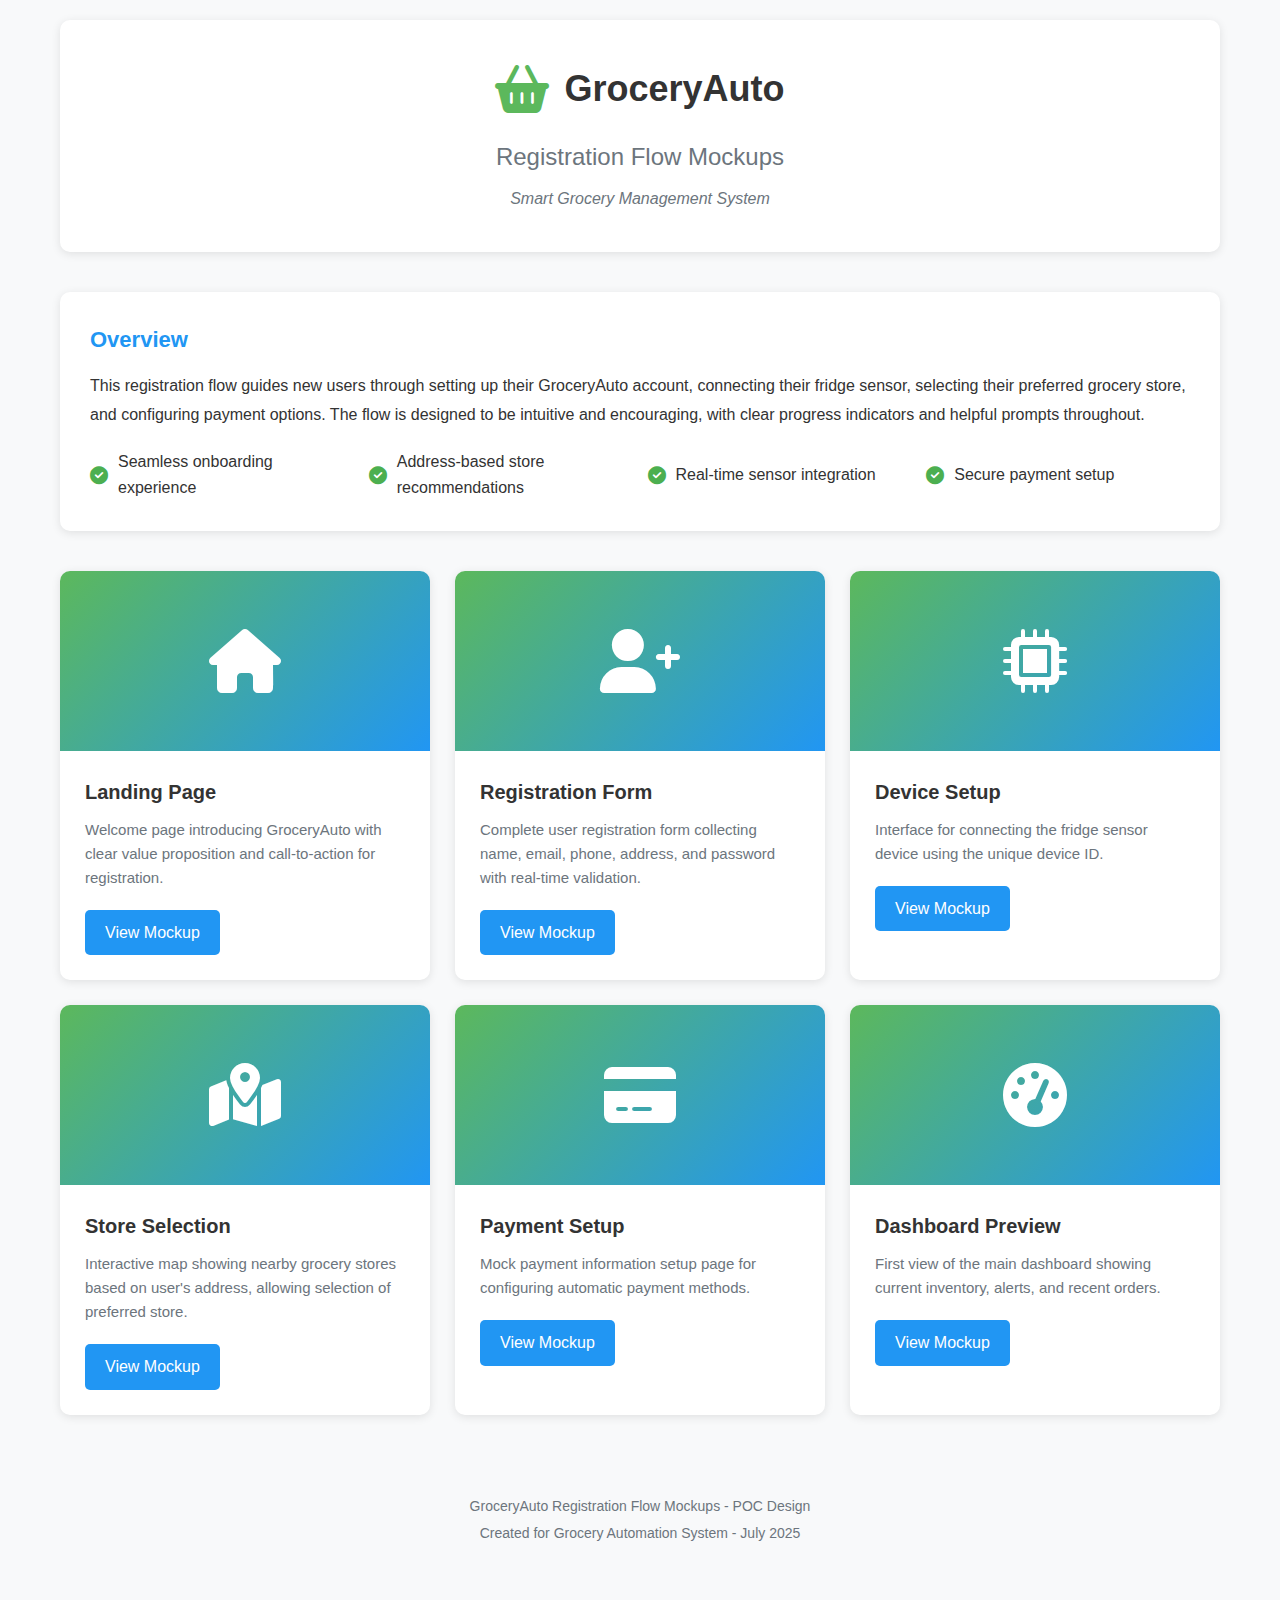
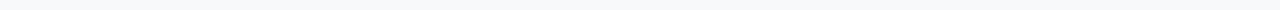
<file: mockups/registration-flow/index.html>
<!DOCTYPE html>
<html lang="en">
<head>
    <meta charset="UTF-8">
    <meta name="viewport" content="width=device-width, initial-scale=1.0">
    <title>GroceryAuto - Registration Flow Mockups</title>
    <link rel="stylesheet" href="https://cdnjs.cloudflare.com/ajax/libs/font-awesome/6.0.0-beta3/css/all.min.css">
    <link rel="stylesheet" href="styles.css">
</head>
<body>
    <div class="container">
        <header class="header-section">
            <div class="logo-container">
                <i class="fas fa-shopping-basket logo-icon"></i>
                <h1 class="logo-text">GroceryAuto</h1>
            </div>
            <h2 class="subtitle">Registration Flow Mockups</h2>
            <p class="tagline">Smart Grocery Management System</p>
        </header>
        
        <div class="description-box">
            <h3>Overview</h3>
            <p>This registration flow guides new users through setting up their GroceryAuto account, connecting their fridge sensor, selecting their preferred grocery store, and configuring payment options. The flow is designed to be intuitive and encouraging, with clear progress indicators and helpful prompts throughout.</p>
            <div class="feature-list">
                <div class="feature-item">
                    <i class="fas fa-check-circle"></i>
                    <span>Seamless onboarding experience</span>
                </div>
                <div class="feature-item">
                    <i class="fas fa-check-circle"></i>
                    <span>Address-based store recommendations</span>
                </div>
                <div class="feature-item">
                    <i class="fas fa-check-circle"></i>
                    <span>Real-time sensor integration</span>
                </div>
                <div class="feature-item">
                    <i class="fas fa-check-circle"></i>
                    <span>Secure payment setup</span>
                </div>
            </div>
        </div>
        
        <div class="mockup-grid">
            <div class="mockup-card">
                <div class="mockup-thumbnail">
                    <i class="fas fa-home"></i>
                </div>
                <div class="mockup-info">
                    <h3 class="mockup-title">Landing Page</h3>
                    <p class="mockup-description">Welcome page introducing GroceryAuto with clear value proposition and call-to-action for registration.</p>
                    <a href="1-landing.html" class="mockup-link">View Mockup</a>
                </div>
            </div>
            
            <div class="mockup-card">
                <div class="mockup-thumbnail">
                    <i class="fas fa-user-plus"></i>
                </div>
                <div class="mockup-info">
                    <h3 class="mockup-title">Registration Form</h3>
                    <p class="mockup-description">Complete user registration form collecting name, email, phone, address, and password with real-time validation.</p>
                    <a href="2-registration.html" class="mockup-link">View Mockup</a>
                </div>
            </div>
            
            <div class="mockup-card">
                <div class="mockup-thumbnail">
                    <i class="fas fa-microchip"></i>
                </div>
                <div class="mockup-info">
                    <h3 class="mockup-title">Device Setup</h3>
                    <p class="mockup-description">Interface for connecting the fridge sensor device using the unique device ID.</p>
                    <a href="3-device-setup.html" class="mockup-link">View Mockup</a>
                </div>
            </div>
            
            <div class="mockup-card">
                <div class="mockup-thumbnail">
                    <i class="fas fa-map-marked-alt"></i>
                </div>
                <div class="mockup-info">
                    <h3 class="mockup-title">Store Selection</h3>
                    <p class="mockup-description">Interactive map showing nearby grocery stores based on user's address, allowing selection of preferred store.</p>
                    <a href="4-store-selection.html" class="mockup-link">View Mockup</a>
                </div>
            </div>
            
            <div class="mockup-card">
                <div class="mockup-thumbnail">
                    <i class="fas fa-credit-card"></i>
                </div>
                <div class="mockup-info">
                    <h3 class="mockup-title">Payment Setup</h3>
                    <p class="mockup-description">Mock payment information setup page for configuring automatic payment methods.</p>
                    <a href="5-payment-setup.html" class="mockup-link">View Mockup</a>
                </div>
            </div>
            
            <div class="mockup-card">
                <div class="mockup-thumbnail">
                    <i class="fas fa-tachometer-alt"></i>
                </div>
                <div class="mockup-info">
                    <h3 class="mockup-title">Dashboard Preview</h3>
                    <p class="mockup-description">First view of the main dashboard showing current inventory, alerts, and recent orders.</p>
                    <a href="6-dashboard.html" class="mockup-link">View Mockup</a>
                </div>
            </div>
        </div>
        
        <footer>
            <p>GroceryAuto Registration Flow Mockups - POC Design</p>
            <p>Created for Grocery Automation System - July 2025</p>
        </footer>
    </div>
</body>
</html>
</file>
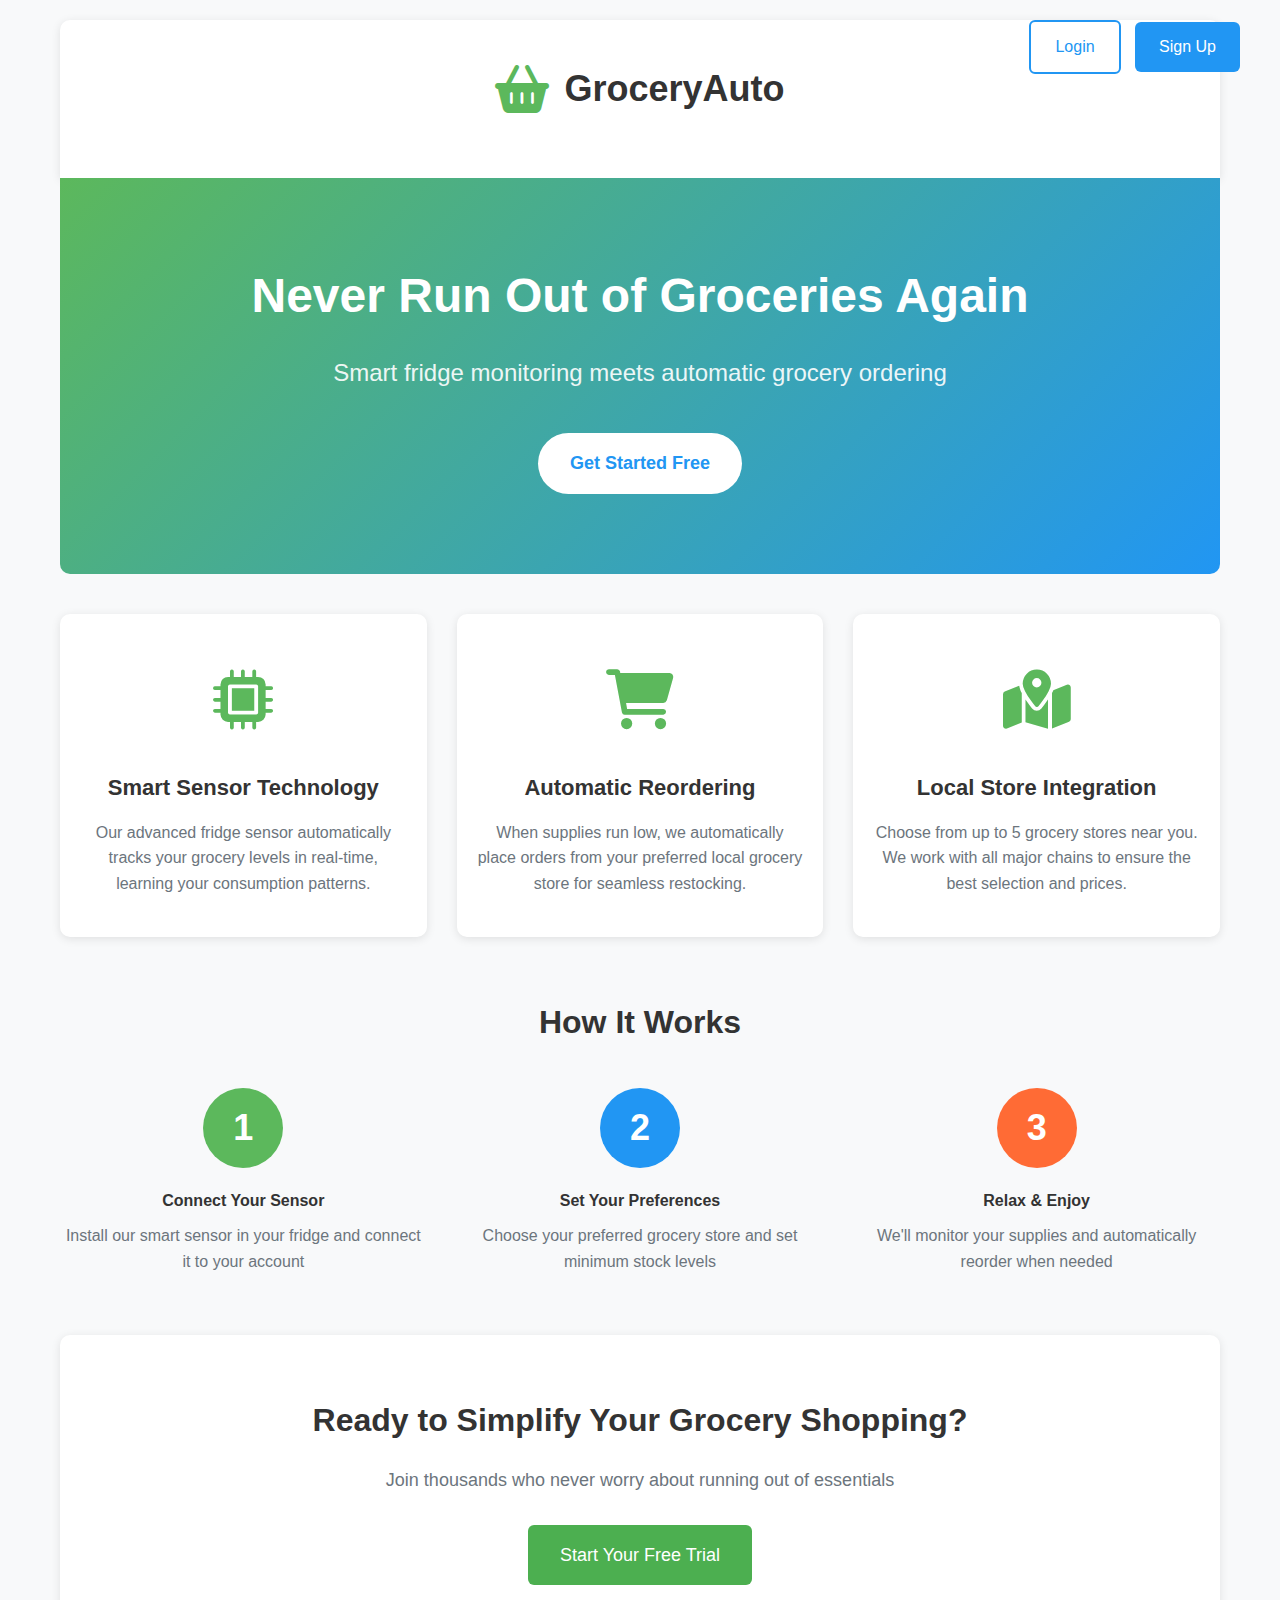
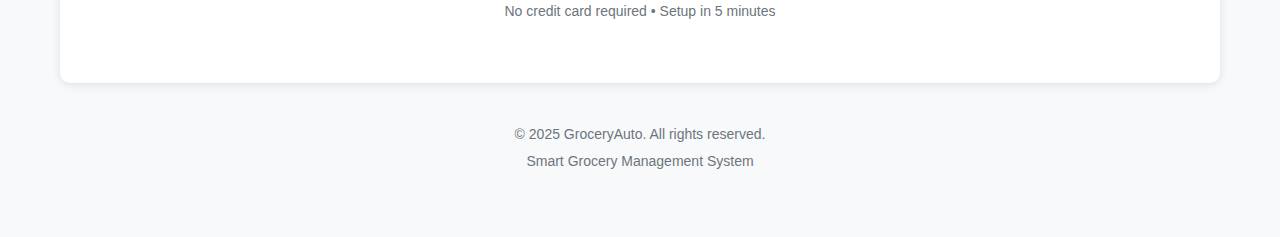
<file: mockups/registration-flow/1-landing.html>
<!DOCTYPE html>
<html lang="en">
<head>
    <meta charset="UTF-8">
    <meta name="viewport" content="width=device-width, initial-scale=1.0">
    <title>GroceryAuto - Smart Grocery Management</title>
    <link rel="stylesheet" href="https://cdnjs.cloudflare.com/ajax/libs/font-awesome/6.0.0-beta3/css/all.min.css">
    <link rel="stylesheet" href="styles.css">
</head>
<body>
    <div class="container">
        <!-- Navigation Header -->
        <header class="header-section" style="margin-bottom: 0; border-radius: 10px 10px 0 0;">
            <div class="logo-container">
                <i class="fas fa-shopping-basket logo-icon"></i>
                <h1 class="logo-text">GroceryAuto</h1>
            </div>
            <div style="position: absolute; top: 20px; right: 40px;">
                <a href="#" class="btn btn-secondary" style="margin-right: 10px;">Login</a>
                <a href="2-registration.html" class="btn btn-primary">Sign Up</a>
            </div>
        </header>
        
        <!-- Hero Section -->
        <section class="hero-section" style="margin-top: 0; border-radius: 0 0 10px 10px;">
            <h1 class="hero-title">Never Run Out of Groceries Again</h1>
            <p class="hero-subtitle">Smart fridge monitoring meets automatic grocery ordering</p>
            <a href="2-registration.html" class="hero-cta">Get Started Free</a>
        </section>
        
        <!-- Features Grid -->
        <section class="features-grid">
            <div class="feature-card">
                <div class="feature-icon">
                    <i class="fas fa-microchip"></i>
                </div>
                <h3 class="feature-title">Smart Sensor Technology</h3>
                <p class="feature-description">Our advanced fridge sensor automatically tracks your grocery levels in real-time, learning your consumption patterns.</p>
            </div>
            
            <div class="feature-card">
                <div class="feature-icon">
                    <i class="fas fa-shopping-cart"></i>
                </div>
                <h3 class="feature-title">Automatic Reordering</h3>
                <p class="feature-description">When supplies run low, we automatically place orders from your preferred local grocery store for seamless restocking.</p>
            </div>
            
            <div class="feature-card">
                <div class="feature-icon">
                    <i class="fas fa-map-marked-alt"></i>
                </div>
                <h3 class="feature-title">Local Store Integration</h3>
                <p class="feature-description">Choose from up to 5 grocery stores near you. We work with all major chains to ensure the best selection and prices.</p>
            </div>
        </section>
        
        <!-- How It Works Section -->
        <section style="margin-bottom: 60px;">
            <h2 style="text-align: center; margin-bottom: 40px; font-size: 32px;">How It Works</h2>
            <div class="features-grid">
                <div style="text-align: center;">
                    <div style="width: 80px; height: 80px; background-color: var(--primary-green); color: white; border-radius: 50%; display: flex; align-items: center; justify-content: center; margin: 0 auto 20px; font-size: 36px; font-weight: bold;">1</div>
                    <h4 style="margin-bottom: 10px;">Connect Your Sensor</h4>
                    <p style="color: var(--dark-gray);">Install our smart sensor in your fridge and connect it to your account</p>
                </div>
                
                <div style="text-align: center;">
                    <div style="width: 80px; height: 80px; background-color: var(--primary-blue); color: white; border-radius: 50%; display: flex; align-items: center; justify-content: center; margin: 0 auto 20px; font-size: 36px; font-weight: bold;">2</div>
                    <h4 style="margin-bottom: 10px;">Set Your Preferences</h4>
                    <p style="color: var(--dark-gray);">Choose your preferred grocery store and set minimum stock levels</p>
                </div>
                
                <div style="text-align: center;">
                    <div style="width: 80px; height: 80px; background-color: var(--accent-orange); color: white; border-radius: 50%; display: flex; align-items: center; justify-content: center; margin: 0 auto 20px; font-size: 36px; font-weight: bold;">3</div>
                    <h4 style="margin-bottom: 10px;">Relax & Enjoy</h4>
                    <p style="color: var(--dark-gray);">We'll monitor your supplies and automatically reorder when needed</p>
                </div>
            </div>
        </section>
        
        <!-- CTA Section -->
        <section style="background-color: var(--white); padding: 60px 40px; border-radius: 10px; text-align: center; box-shadow: 0 2px 10px var(--shadow);">
            <h2 style="margin-bottom: 20px; font-size: 32px;">Ready to Simplify Your Grocery Shopping?</h2>
            <p style="color: var(--dark-gray); margin-bottom: 30px; font-size: 18px;">Join thousands who never worry about running out of essentials</p>
            <a href="2-registration.html" class="btn btn-success" style="font-size: 18px; padding: 16px 32px;">Start Your Free Trial</a>
            <p style="margin-top: 15px; color: var(--dark-gray); font-size: 14px;">No credit card required • Setup in 5 minutes</p>
        </section>
        
        <footer>
            <p>&copy; 2025 GroceryAuto. All rights reserved.</p>
            <p>Smart Grocery Management System</p>
        </footer>
    </div>
</body>
</html>
</file>
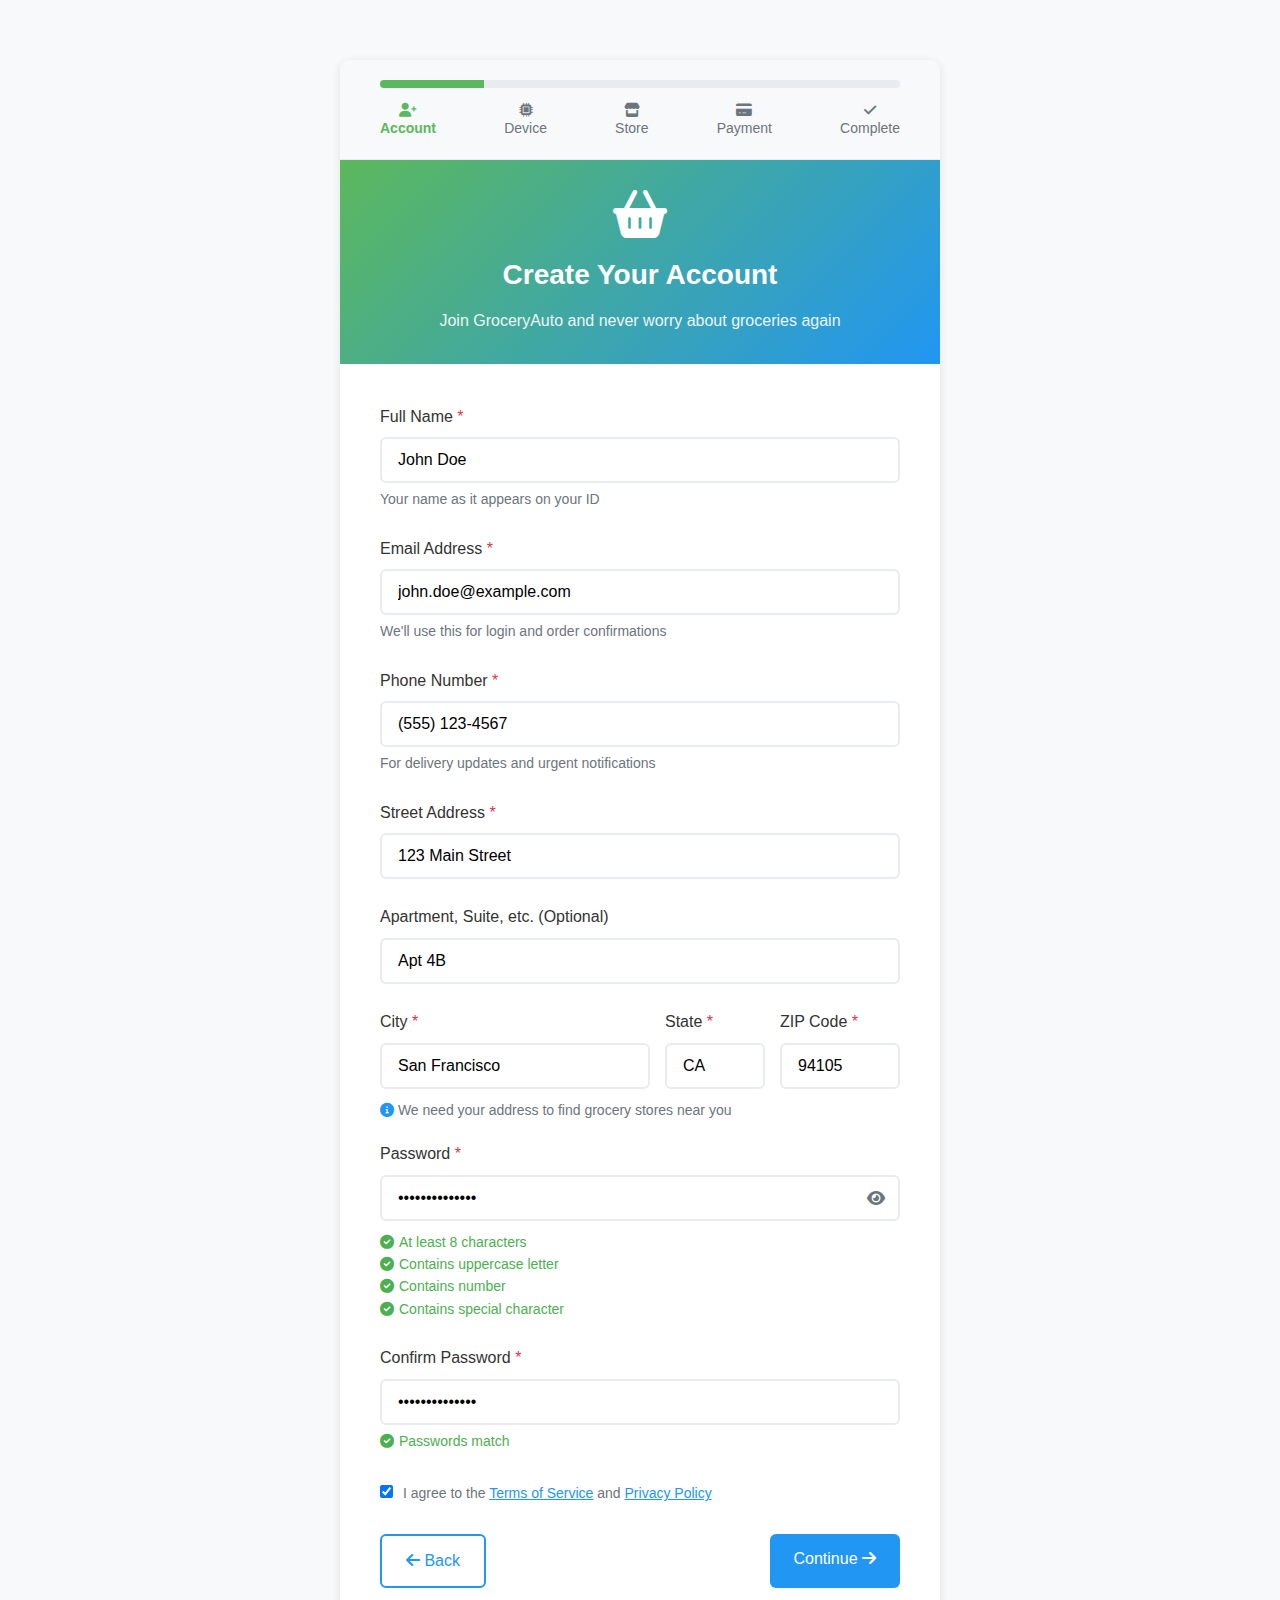
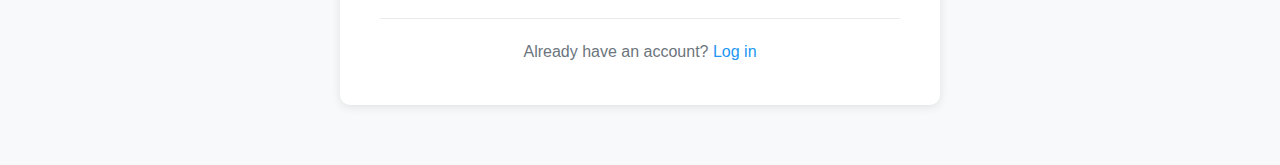
<file: mockups/registration-flow/2-registration.html>
<!DOCTYPE html>
<html lang="en">
<head>
    <meta charset="UTF-8">
    <meta name="viewport" content="width=device-width, initial-scale=1.0">
    <title>GroceryAuto - Create Your Account</title>
    <link rel="stylesheet" href="https://cdnjs.cloudflare.com/ajax/libs/font-awesome/6.0.0-beta3/css/all.min.css">
    <link rel="stylesheet" href="styles.css">
</head>
<body>
    <div class="container">
        <div class="main-card">
            <!-- Progress Bar -->
            <div class="progress-container">
                <div class="progress-bar">
                    <div class="progress-fill" style="width: 20%;"></div>
                </div>
                <div class="progress-steps">
                    <div class="progress-step active">
                        <i class="fas fa-user-plus"></i>
                        <span>Account</span>
                    </div>
                    <div class="progress-step">
                        <i class="fas fa-microchip"></i>
                        <span>Device</span>
                    </div>
                    <div class="progress-step">
                        <i class="fas fa-store"></i>
                        <span>Store</span>
                    </div>
                    <div class="progress-step">
                        <i class="fas fa-credit-card"></i>
                        <span>Payment</span>
                    </div>
                    <div class="progress-step">
                        <i class="fas fa-check"></i>
                        <span>Complete</span>
                    </div>
                </div>
            </div>
            
            <!-- Card Header -->
            <div class="card-header">
                <i class="fas fa-shopping-basket" style="font-size: 48px; margin-bottom: 15px;"></i>
                <h2 style="font-size: 28px; margin-bottom: 10px;">Create Your Account</h2>
                <p style="opacity: 0.9;">Join GroceryAuto and never worry about groceries again</p>
            </div>
            
            <!-- Card Body -->
            <div class="card-body">
                <form>
                    <!-- Name Field -->
                    <div class="form-group">
                        <label class="form-label">
                            Full Name <span class="required">*</span>
                        </label>
                        <input type="text" class="form-input" placeholder="John Doe" value="John Doe">
                        <div class="form-helper">Your name as it appears on your ID</div>
                    </div>
                    
                    <!-- Email Field -->
                    <div class="form-group">
                        <label class="form-label">
                            Email Address <span class="required">*</span>
                        </label>
                        <input type="email" class="form-input" placeholder="john.doe@example.com" value="john.doe@example.com">
                        <div class="form-helper">We'll use this for login and order confirmations</div>
                    </div>
                    
                    <!-- Phone Field -->
                    <div class="form-group">
                        <label class="form-label">
                            Phone Number <span class="required">*</span>
                        </label>
                        <input type="tel" class="form-input" placeholder="(555) 123-4567" value="(555) 123-4567">
                        <div class="form-helper">For delivery updates and urgent notifications</div>
                    </div>
                    
                    <!-- Address Fields -->
                    <div class="form-group">
                        <label class="form-label">
                            Street Address <span class="required">*</span>
                        </label>
                        <input type="text" class="form-input" placeholder="123 Main Street" value="123 Main Street">
                    </div>
                    
                    <div class="form-group">
                        <label class="form-label">
                            Apartment, Suite, etc. (Optional)
                        </label>
                        <input type="text" class="form-input" placeholder="Apt 4B" value="Apt 4B">
                    </div>
                    
                    <div class="input-group">
                        <div class="form-group">
                            <label class="form-label">
                                City <span class="required">*</span>
                            </label>
                            <input type="text" class="form-input" placeholder="San Francisco" value="San Francisco">
                        </div>
                        
                        <div class="form-group" style="max-width: 100px;">
                            <label class="form-label">
                                State <span class="required">*</span>
                            </label>
                            <input type="text" class="form-input" placeholder="CA" value="CA">
                        </div>
                        
                        <div class="form-group" style="max-width: 120px;">
                            <label class="form-label">
                                ZIP Code <span class="required">*</span>
                            </label>
                            <input type="text" class="form-input" placeholder="94105" value="94105">
                        </div>
                    </div>
                    
                    <div class="form-helper" style="margin-top: -15px; margin-bottom: 20px;">
                        <i class="fas fa-info-circle" style="color: var(--primary-blue);"></i>
                        We need your address to find grocery stores near you
                    </div>
                    
                    <!-- Password Fields -->
                    <div class="form-group">
                        <label class="form-label">
                            Password <span class="required">*</span>
                        </label>
                        <div style="position: relative;">
                            <input type="password" class="form-input" placeholder="Create a strong password" value="SecurePass123!">
                            <i class="fas fa-eye" style="position: absolute; right: 15px; top: 50%; transform: translateY(-50%); color: var(--dark-gray); cursor: pointer;"></i>
                        </div>
                        <div style="margin-top: 10px;">
                            <div style="display: flex; align-items: center; gap: 5px; color: var(--success-green); font-size: 14px;">
                                <i class="fas fa-check-circle"></i> At least 8 characters
                            </div>
                            <div style="display: flex; align-items: center; gap: 5px; color: var(--success-green); font-size: 14px;">
                                <i class="fas fa-check-circle"></i> Contains uppercase letter
                            </div>
                            <div style="display: flex; align-items: center; gap: 5px; color: var(--success-green); font-size: 14px;">
                                <i class="fas fa-check-circle"></i> Contains number
                            </div>
                            <div style="display: flex; align-items: center; gap: 5px; color: var(--success-green); font-size: 14px;">
                                <i class="fas fa-check-circle"></i> Contains special character
                            </div>
                        </div>
                    </div>
                    
                    <div class="form-group">
                        <label class="form-label">
                            Confirm Password <span class="required">*</span>
                        </label>
                        <input type="password" class="form-input" placeholder="Confirm your password" value="SecurePass123!">
                        <div style="display: flex; align-items: center; gap: 5px; color: var(--success-green); font-size: 14px; margin-top: 5px;">
                            <i class="fas fa-check-circle"></i> Passwords match
                        </div>
                    </div>
                    
                    <!-- Terms and Conditions -->
                    <div style="margin: 30px 0;">
                        <label style="display: flex; align-items: flex-start; gap: 10px; cursor: pointer;">
                            <input type="checkbox" checked style="margin-top: 3px;">
                            <span style="font-size: 14px; color: var(--dark-gray);">
                                I agree to the <a href="#" style="color: var(--primary-blue);">Terms of Service</a> and 
                                <a href="#" style="color: var(--primary-blue);">Privacy Policy</a>
                            </span>
                        </label>
                    </div>
                    
                    <!-- Buttons -->
                    <div class="btn-group btn-group-space">
                        <a href="1-landing.html" class="btn btn-secondary">
                            <i class="fas fa-arrow-left"></i> Back
                        </a>
                        <a href="3-device-setup.html" class="btn btn-primary">
                            Continue <i class="fas fa-arrow-right"></i>
                        </a>
                    </div>
                </form>
                
                <!-- Already have account -->
                <div style="text-align: center; margin-top: 30px; padding-top: 20px; border-top: 1px solid var(--medium-gray);">
                    <p style="color: var(--dark-gray);">
                        Already have an account? <a href="#" style="color: var(--primary-blue); text-decoration: none; font-weight: 500;">Log in</a>
                    </p>
                </div>
            </div>
        </div>
    </div>
</body>
</html>
</file>
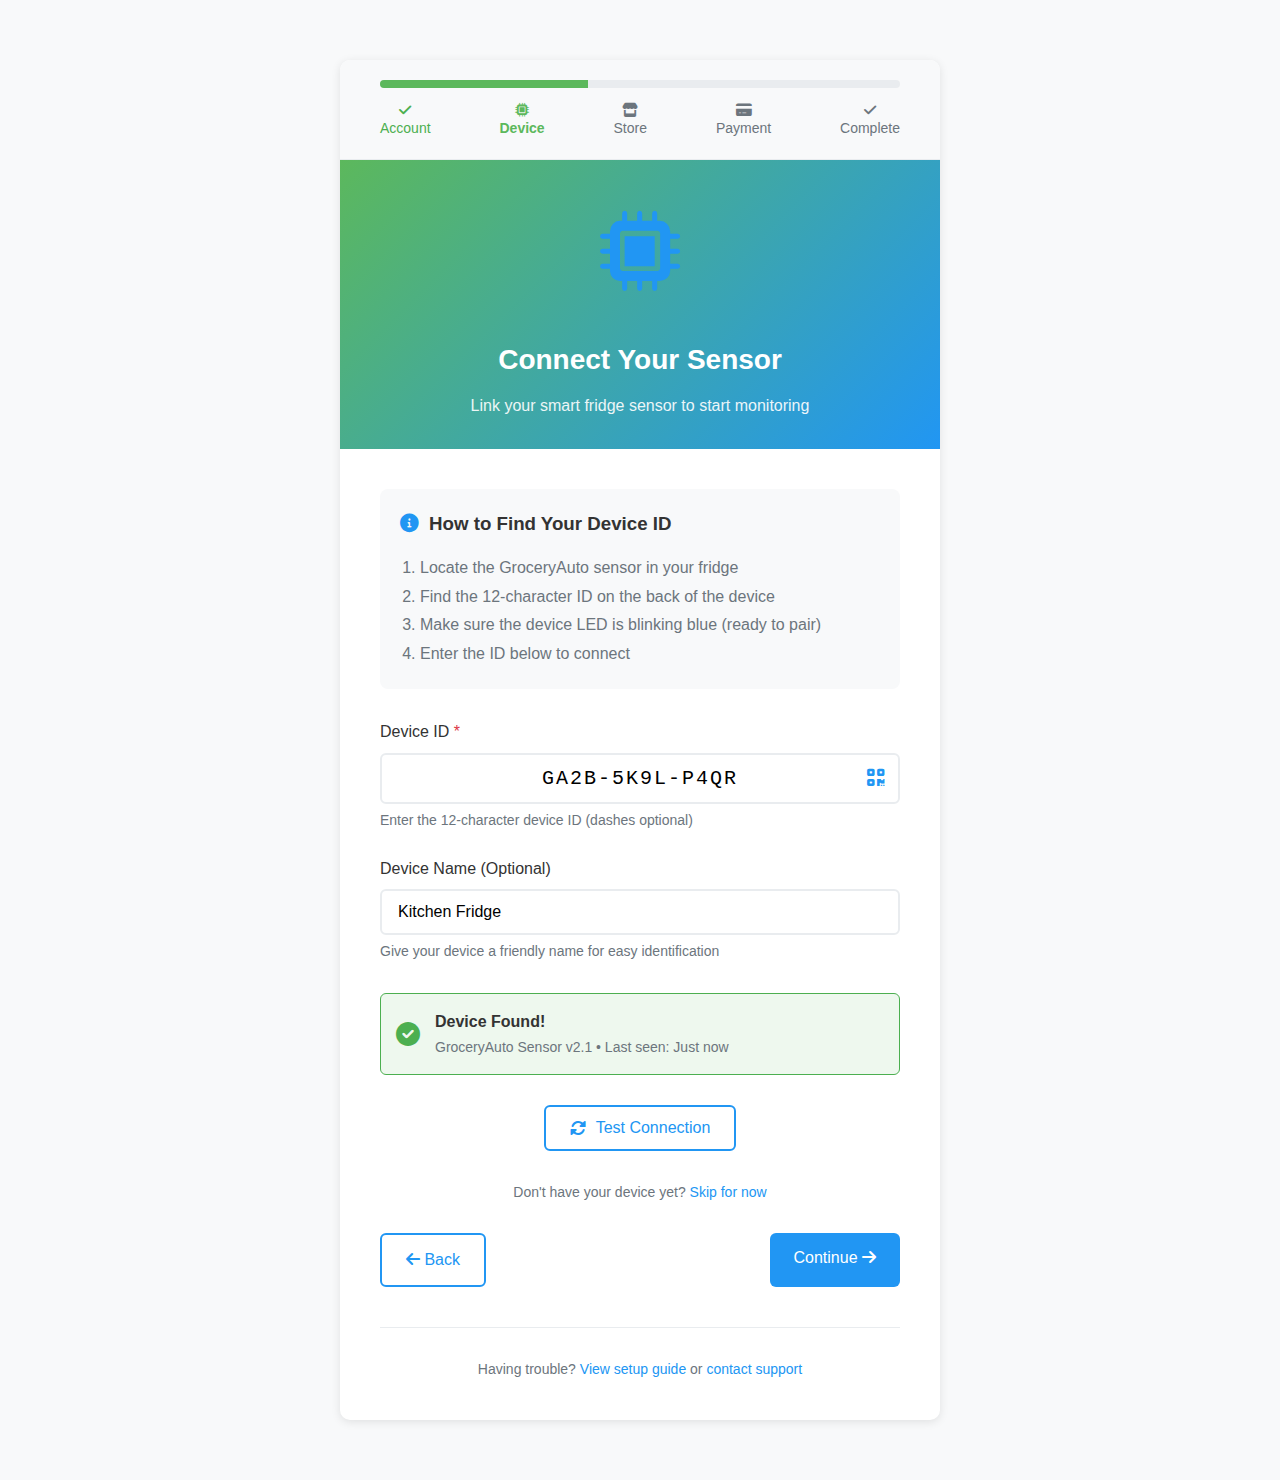
<file: mockups/registration-flow/3-device-setup.html>
<!DOCTYPE html>
<html lang="en">
<head>
    <meta charset="UTF-8">
    <meta name="viewport" content="width=device-width, initial-scale=1.0">
    <title>GroceryAuto - Connect Your Device</title>
    <link rel="stylesheet" href="https://cdnjs.cloudflare.com/ajax/libs/font-awesome/6.0.0-beta3/css/all.min.css">
    <link rel="stylesheet" href="styles.css">
</head>
<body>
    <div class="container">
        <div class="main-card">
            <!-- Progress Bar -->
            <div class="progress-container">
                <div class="progress-bar">
                    <div class="progress-fill" style="width: 40%;"></div>
                </div>
                <div class="progress-steps">
                    <div class="progress-step completed">
                        <i class="fas fa-check"></i>
                        <span>Account</span>
                    </div>
                    <div class="progress-step active">
                        <i class="fas fa-microchip"></i>
                        <span>Device</span>
                    </div>
                    <div class="progress-step">
                        <i class="fas fa-store"></i>
                        <span>Store</span>
                    </div>
                    <div class="progress-step">
                        <i class="fas fa-credit-card"></i>
                        <span>Payment</span>
                    </div>
                    <div class="progress-step">
                        <i class="fas fa-check"></i>
                        <span>Complete</span>
                    </div>
                </div>
            </div>
            
            <!-- Card Header -->
            <div class="card-header">
                <div class="device-icon">
                    <i class="fas fa-microchip"></i>
                </div>
                <h2 style="font-size: 28px; margin-bottom: 10px;">Connect Your Sensor</h2>
                <p style="opacity: 0.9;">Link your smart fridge sensor to start monitoring</p>
            </div>
            
            <!-- Card Body -->
            <div class="card-body">
                <!-- Device Instructions -->
                <div style="background-color: var(--light-gray); border-radius: 8px; padding: 20px; margin-bottom: 30px;">
                    <h3 style="margin-bottom: 15px; display: flex; align-items: center; gap: 10px;">
                        <i class="fas fa-info-circle" style="color: var(--primary-blue);"></i>
                        How to Find Your Device ID
                    </h3>
                    <ol style="margin-left: 20px; color: var(--dark-gray); line-height: 1.8;">
                        <li>Locate the GroceryAuto sensor in your fridge</li>
                        <li>Find the 12-character ID on the back of the device</li>
                        <li>Make sure the device LED is blinking blue (ready to pair)</li>
                        <li>Enter the ID below to connect</li>
                    </ol>
                </div>
                
                <!-- Device ID Input -->
                <form>
                    <div class="form-group">
                        <label class="form-label">
                            Device ID <span class="required">*</span>
                        </label>
                        <div class="device-input-wrapper">
                            <input type="text" 
                                   class="form-input device-input" 
                                   placeholder="XXXX-XXXX-XXXX" 
                                   maxlength="14"
                                   value="GA2B-5K9L-P4QR">
                            <i class="fas fa-qrcode scan-icon" title="Scan QR Code"></i>
                        </div>
                        <div class="form-helper">Enter the 12-character device ID (dashes optional)</div>
                    </div>
                    
                    <!-- Device Name (Optional) -->
                    <div class="form-group">
                        <label class="form-label">
                            Device Name (Optional)
                        </label>
                        <input type="text" 
                               class="form-input" 
                               placeholder="e.g., Kitchen Fridge"
                               value="Kitchen Fridge">
                        <div class="form-helper">Give your device a friendly name for easy identification</div>
                    </div>
                    
                    <!-- Connection Status -->
                    <div style="background-color: rgba(92, 184, 92, 0.1); border: 1px solid var(--success-green); border-radius: 6px; padding: 15px; margin: 30px 0; display: flex; align-items: center; gap: 15px;">
                        <i class="fas fa-check-circle" style="color: var(--success-green); font-size: 24px;"></i>
                        <div>
                            <div style="font-weight: 600; color: var(--text-color);">Device Found!</div>
                            <div style="font-size: 14px; color: var(--dark-gray); margin-top: 2px;">GroceryAuto Sensor v2.1 • Last seen: Just now</div>
                        </div>
                    </div>
                    
                    <!-- Test Connection Button -->
                    <div style="text-align: center; margin: 30px 0;">
                        <button type="button" class="btn btn-secondary" style="display: inline-flex; align-items: center; gap: 10px;">
                            <i class="fas fa-sync-alt"></i>
                            Test Connection
                        </button>
                    </div>
                    
                    <!-- Skip Option -->
                    <div style="text-align: center; margin-bottom: 30px;">
                        <p style="color: var(--dark-gray); font-size: 14px;">
                            Don't have your device yet? 
                            <a href="4-store-selection.html" style="color: var(--primary-blue); text-decoration: none;">Skip for now</a>
                        </p>
                    </div>
                    
                    <!-- Buttons -->
                    <div class="btn-group btn-group-space">
                        <a href="2-registration.html" class="btn btn-secondary">
                            <i class="fas fa-arrow-left"></i> Back
                        </a>
                        <a href="4-store-selection.html" class="btn btn-primary">
                            Continue <i class="fas fa-arrow-right"></i>
                        </a>
                    </div>
                </form>
                
                <!-- Help Section -->
                <div style="margin-top: 40px; padding-top: 30px; border-top: 1px solid var(--medium-gray); text-align: center;">
                    <p style="color: var(--dark-gray); font-size: 14px;">
                        Having trouble? 
                        <a href="#" style="color: var(--primary-blue); text-decoration: none;">View setup guide</a> or 
                        <a href="#" style="color: var(--primary-blue); text-decoration: none;">contact support</a>
                    </p>
                </div>
            </div>
        </div>
    </div>
</body>
</html>
</file>
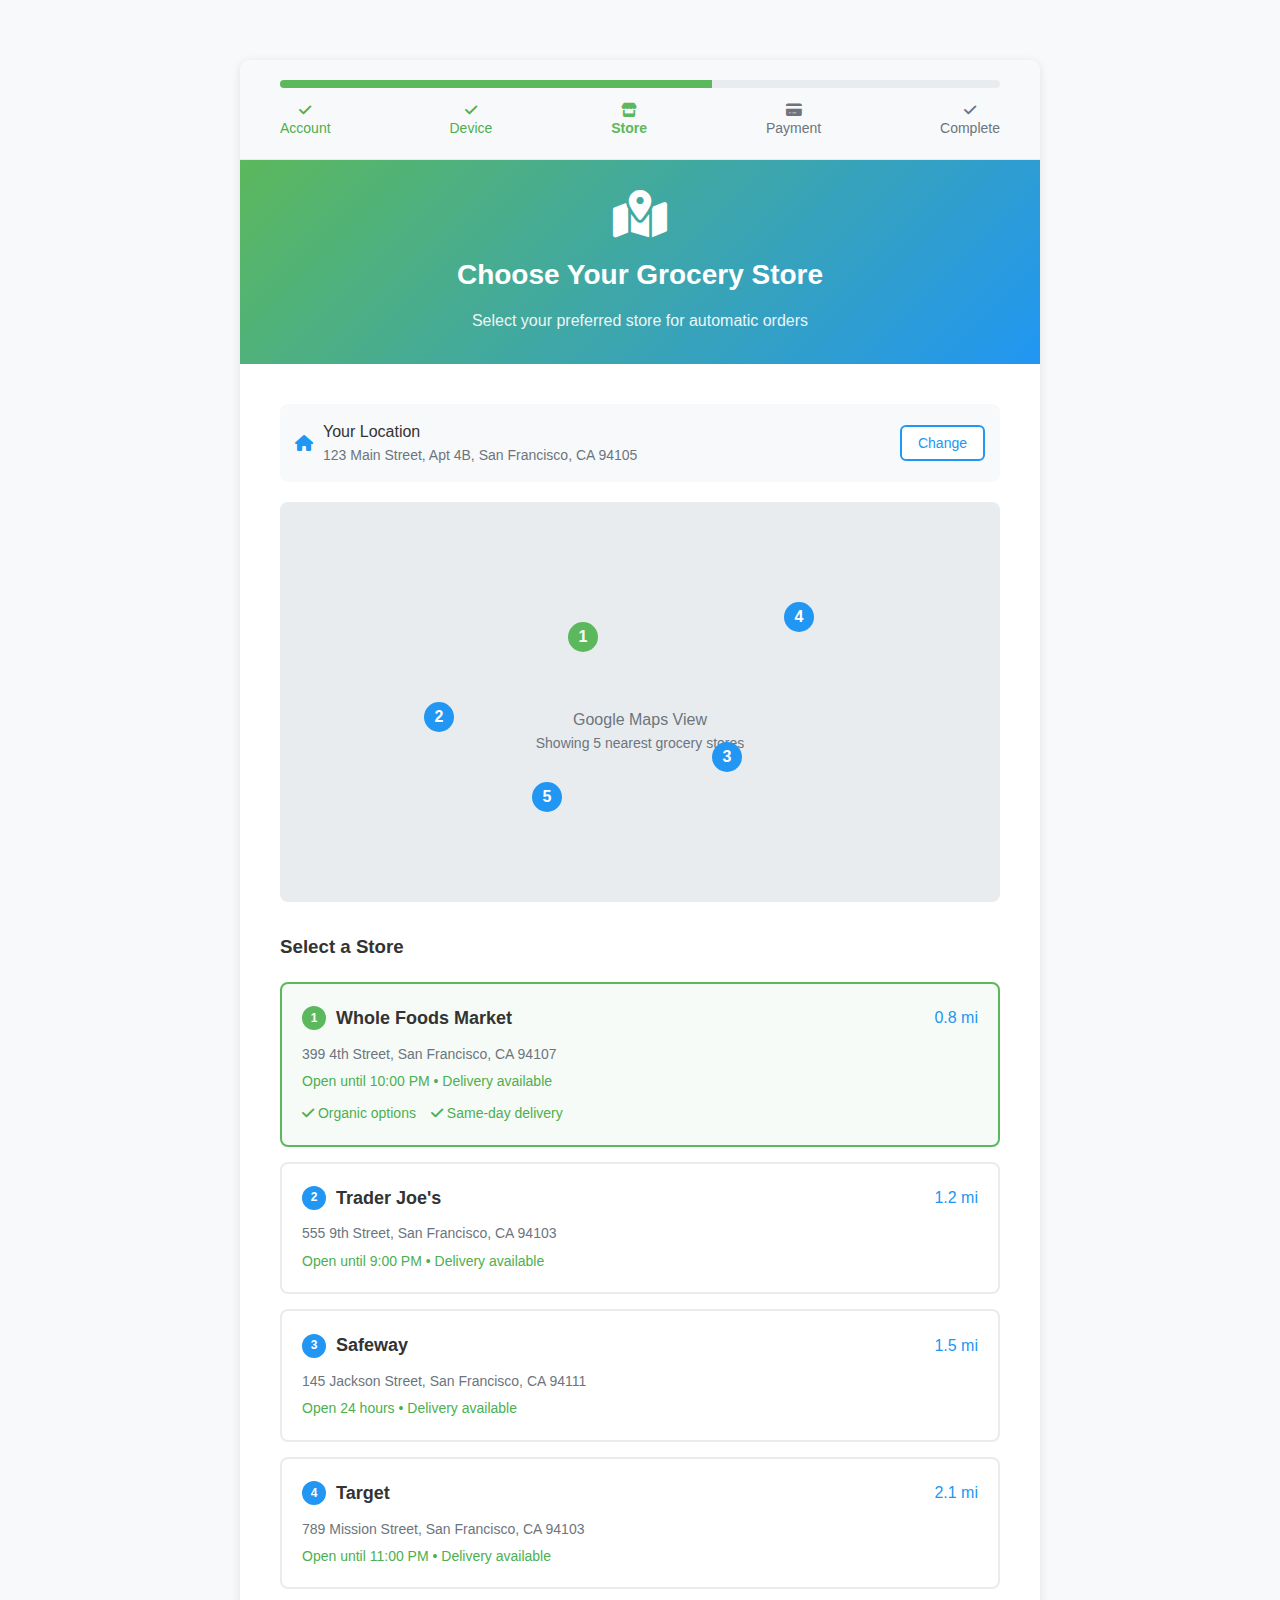
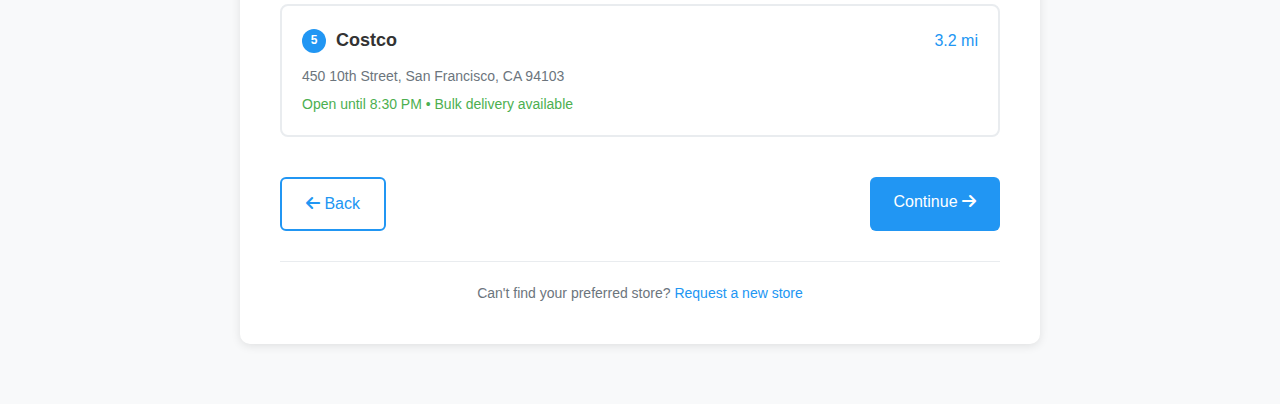
<file: mockups/registration-flow/4-store-selection.html>
<!DOCTYPE html>
<html lang="en">
<head>
    <meta charset="UTF-8">
    <meta name="viewport" content="width=device-width, initial-scale=1.0">
    <title>GroceryAuto - Select Your Store</title>
    <link rel="stylesheet" href="https://cdnjs.cloudflare.com/ajax/libs/font-awesome/6.0.0-beta3/css/all.min.css">
    <link rel="stylesheet" href="styles.css">
</head>
<body>
    <div class="container">
        <div class="main-card" style="max-width: 800px;">
            <!-- Progress Bar -->
            <div class="progress-container">
                <div class="progress-bar">
                    <div class="progress-fill" style="width: 60%;"></div>
                </div>
                <div class="progress-steps">
                    <div class="progress-step completed">
                        <i class="fas fa-check"></i>
                        <span>Account</span>
                    </div>
                    <div class="progress-step completed">
                        <i class="fas fa-check"></i>
                        <span>Device</span>
                    </div>
                    <div class="progress-step active">
                        <i class="fas fa-store"></i>
                        <span>Store</span>
                    </div>
                    <div class="progress-step">
                        <i class="fas fa-credit-card"></i>
                        <span>Payment</span>
                    </div>
                    <div class="progress-step">
                        <i class="fas fa-check"></i>
                        <span>Complete</span>
                    </div>
                </div>
            </div>
            
            <!-- Card Header -->
            <div class="card-header">
                <i class="fas fa-map-marked-alt" style="font-size: 48px; margin-bottom: 15px;"></i>
                <h2 style="font-size: 28px; margin-bottom: 10px;">Choose Your Grocery Store</h2>
                <p style="opacity: 0.9;">Select your preferred store for automatic orders</p>
            </div>
            
            <!-- Card Body -->
            <div class="card-body">
                <!-- User Address Display -->
                <div style="background-color: var(--light-gray); border-radius: 8px; padding: 15px; margin-bottom: 20px; display: flex; align-items: center; justify-content: space-between;">
                    <div style="display: flex; align-items: center; gap: 10px;">
                        <i class="fas fa-home" style="color: var(--primary-blue);"></i>
                        <div>
                            <div style="font-weight: 500;">Your Location</div>
                            <div style="font-size: 14px; color: var(--dark-gray);">123 Main Street, Apt 4B, San Francisco, CA 94105</div>
                        </div>
                    </div>
                    <button class="btn btn-secondary" style="padding: 8px 16px; font-size: 14px;">Change</button>
                </div>
                
                <!-- Map Container -->
                <div class="map-container">
                    <div class="map-placeholder">
                        <i class="fas fa-map" style="font-size: 48px; color: var(--medium-gray); margin-bottom: 10px;"></i>
                        <p>Google Maps View</p>
                        <p style="font-size: 14px;">Showing 5 nearest grocery stores</p>
                    </div>
                    <!-- Map markers would be positioned absolutely -->
                    <div style="position: absolute; top: 30%; left: 40%; background: var(--primary-green); color: white; width: 30px; height: 30px; border-radius: 50%; display: flex; align-items: center; justify-content: center; font-weight: bold;">1</div>
                    <div style="position: absolute; top: 50%; left: 20%; background: var(--primary-blue); color: white; width: 30px; height: 30px; border-radius: 50%; display: flex; align-items: center; justify-content: center; font-weight: bold;">2</div>
                    <div style="position: absolute; top: 60%; left: 60%; background: var(--primary-blue); color: white; width: 30px; height: 30px; border-radius: 50%; display: flex; align-items: center; justify-content: center; font-weight: bold;">3</div>
                    <div style="position: absolute; top: 25%; left: 70%; background: var(--primary-blue); color: white; width: 30px; height: 30px; border-radius: 50%; display: flex; align-items: center; justify-content: center; font-weight: bold;">4</div>
                    <div style="position: absolute; top: 70%; left: 35%; background: var(--primary-blue); color: white; width: 30px; height: 30px; border-radius: 50%; display: flex; align-items: center; justify-content: center; font-weight: bold;">5</div>
                </div>
                
                <!-- Store List -->
                <h3 style="margin-top: 30px; margin-bottom: 20px;">Select a Store</h3>
                <div class="store-list">
                    <!-- Store 1 - Selected -->
                    <div class="store-card selected">
                        <div class="store-header">
                            <div>
                                <div style="display: flex; align-items: center; gap: 10px;">
                                    <div style="background: var(--primary-green); color: white; width: 24px; height: 24px; border-radius: 50%; display: flex; align-items: center; justify-content: center; font-size: 12px; font-weight: bold;">1</div>
                                    <h4 class="store-name">Whole Foods Market</h4>
                                </div>
                            </div>
                            <span class="store-distance">0.8 mi</span>
                        </div>
                        <p class="store-address">399 4th Street, San Francisco, CA 94107</p>
                        <p class="store-hours">Open until 10:00 PM • Delivery available</p>
                        <div style="display: flex; align-items: center; gap: 15px; margin-top: 10px; font-size: 14px;">
                            <span style="color: var(--success-green);"><i class="fas fa-check"></i> Organic options</span>
                            <span style="color: var(--success-green);"><i class="fas fa-check"></i> Same-day delivery</span>
                        </div>
                    </div>
                    
                    <!-- Store 2 -->
                    <div class="store-card">
                        <div class="store-header">
                            <div>
                                <div style="display: flex; align-items: center; gap: 10px;">
                                    <div style="background: var(--primary-blue); color: white; width: 24px; height: 24px; border-radius: 50%; display: flex; align-items: center; justify-content: center; font-size: 12px; font-weight: bold;">2</div>
                                    <h4 class="store-name">Trader Joe's</h4>
                                </div>
                            </div>
                            <span class="store-distance">1.2 mi</span>
                        </div>
                        <p class="store-address">555 9th Street, San Francisco, CA 94103</p>
                        <p class="store-hours">Open until 9:00 PM • Delivery available</p>
                    </div>
                    
                    <!-- Store 3 -->
                    <div class="store-card">
                        <div class="store-header">
                            <div>
                                <div style="display: flex; align-items: center; gap: 10px;">
                                    <div style="background: var(--primary-blue); color: white; width: 24px; height: 24px; border-radius: 50%; display: flex; align-items: center; justify-content: center; font-size: 12px; font-weight: bold;">3</div>
                                    <h4 class="store-name">Safeway</h4>
                                </div>
                            </div>
                            <span class="store-distance">1.5 mi</span>
                        </div>
                        <p class="store-address">145 Jackson Street, San Francisco, CA 94111</p>
                        <p class="store-hours">Open 24 hours • Delivery available</p>
                    </div>
                    
                    <!-- Store 4 -->
                    <div class="store-card">
                        <div class="store-header">
                            <div>
                                <div style="display: flex; align-items: center; gap: 10px;">
                                    <div style="background: var(--primary-blue); color: white; width: 24px; height: 24px; border-radius: 50%; display: flex; align-items: center; justify-content: center; font-size: 12px; font-weight: bold;">4</div>
                                    <h4 class="store-name">Target</h4>
                                </div>
                            </div>
                            <span class="store-distance">2.1 mi</span>
                        </div>
                        <p class="store-address">789 Mission Street, San Francisco, CA 94103</p>
                        <p class="store-hours">Open until 11:00 PM • Delivery available</p>
                    </div>
                    
                    <!-- Store 5 -->
                    <div class="store-card">
                        <div class="store-header">
                            <div>
                                <div style="display: flex; align-items: center; gap: 10px;">
                                    <div style="background: var(--primary-blue); color: white; width: 24px; height: 24px; border-radius: 50%; display: flex; align-items: center; justify-content: center; font-size: 12px; font-weight: bold;">5</div>
                                    <h4 class="store-name">Costco</h4>
                                </div>
                            </div>
                            <span class="store-distance">3.2 mi</span>
                        </div>
                        <p class="store-address">450 10th Street, San Francisco, CA 94103</p>
                        <p class="store-hours">Open until 8:30 PM • Bulk delivery available</p>
                    </div>
                </div>
                
                <!-- Buttons -->
                <div class="btn-group btn-group-space" style="margin-top: 40px;">
                    <a href="3-device-setup.html" class="btn btn-secondary">
                        <i class="fas fa-arrow-left"></i> Back
                    </a>
                    <a href="5-payment-setup.html" class="btn btn-primary">
                        Continue <i class="fas fa-arrow-right"></i>
                    </a>
                </div>
                
                <!-- Additional Info -->
                <div style="text-align: center; margin-top: 30px; padding-top: 20px; border-top: 1px solid var(--medium-gray);">
                    <p style="color: var(--dark-gray); font-size: 14px;">
                        Can't find your preferred store? 
                        <a href="#" style="color: var(--primary-blue); text-decoration: none;">Request a new store</a>
                    </p>
                </div>
            </div>
        </div>
    </div>
</body>
</html>
</file>
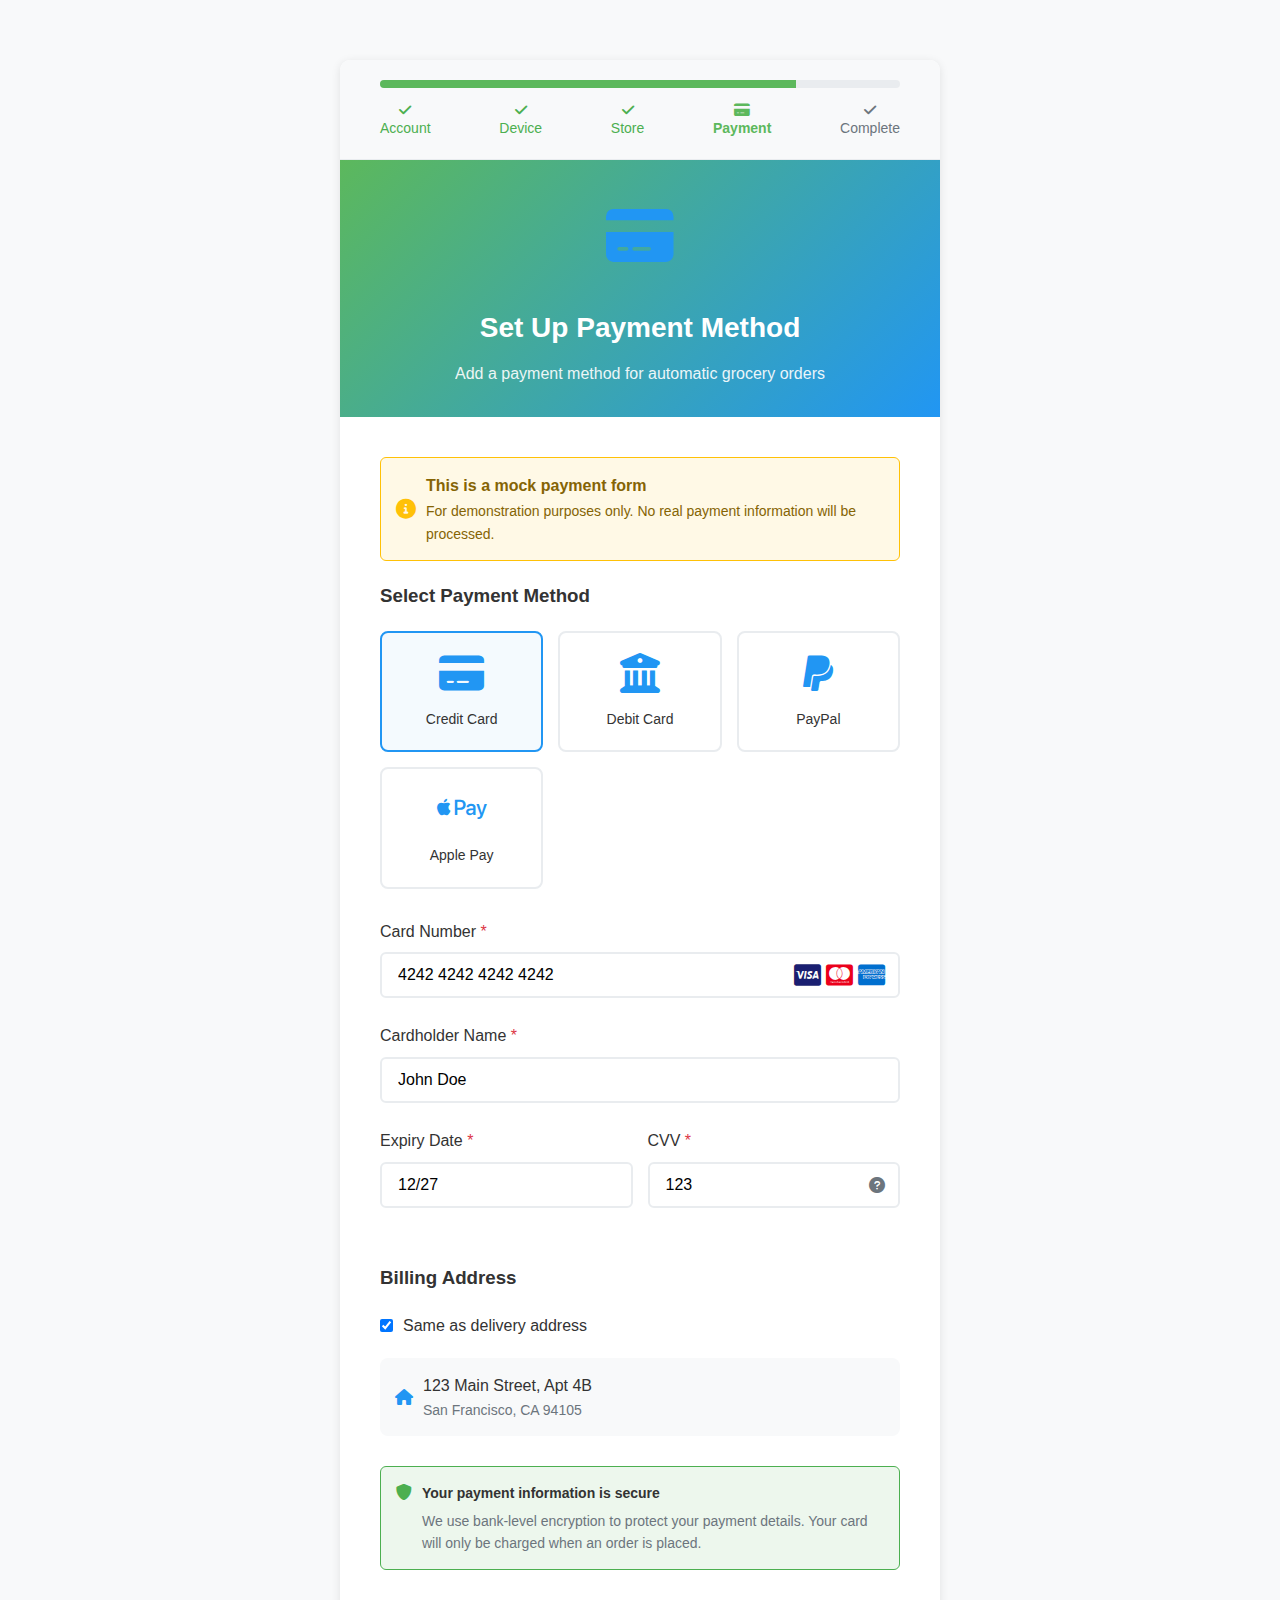
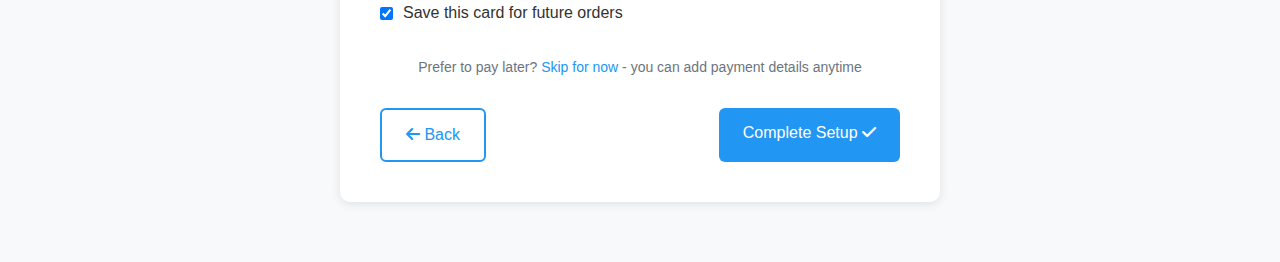
<file: mockups/registration-flow/5-payment-setup.html>
<!DOCTYPE html>
<html lang="en">
<head>
    <meta charset="UTF-8">
    <meta name="viewport" content="width=device-width, initial-scale=1.0">
    <title>GroceryAuto - Payment Setup</title>
    <link rel="stylesheet" href="https://cdnjs.cloudflare.com/ajax/libs/font-awesome/6.0.0-beta3/css/all.min.css">
    <link rel="stylesheet" href="styles.css">
</head>
<body>
    <div class="container">
        <div class="main-card">
            <!-- Progress Bar -->
            <div class="progress-container">
                <div class="progress-bar">
                    <div class="progress-fill" style="width: 80%;"></div>
                </div>
                <div class="progress-steps">
                    <div class="progress-step completed">
                        <i class="fas fa-check"></i>
                        <span>Account</span>
                    </div>
                    <div class="progress-step completed">
                        <i class="fas fa-check"></i>
                        <span>Device</span>
                    </div>
                    <div class="progress-step completed">
                        <i class="fas fa-check"></i>
                        <span>Store</span>
                    </div>
                    <div class="progress-step active">
                        <i class="fas fa-credit-card"></i>
                        <span>Payment</span>
                    </div>
                    <div class="progress-step">
                        <i class="fas fa-check"></i>
                        <span>Complete</span>
                    </div>
                </div>
            </div>
            
            <!-- Card Header -->
            <div class="card-header">
                <div class="payment-icon">
                    <i class="fas fa-credit-card"></i>
                </div>
                <h2 style="font-size: 28px; margin-bottom: 10px;">Set Up Payment Method</h2>
                <p style="opacity: 0.9;">Add a payment method for automatic grocery orders</p>
            </div>
            
            <!-- Card Body -->
            <div class="card-body">
                <!-- Mock Notice -->
                <div class="mock-notice">
                    <i class="fas fa-info-circle"></i>
                    <div>
                        <strong>This is a mock payment form</strong>
                        <div style="font-size: 14px; margin-top: 2px;">For demonstration purposes only. No real payment information will be processed.</div>
                    </div>
                </div>
                
                <!-- Payment Method Selection -->
                <h3 style="margin-bottom: 20px;">Select Payment Method</h3>
                <div class="payment-methods">
                    <div class="payment-method selected">
                        <i class="fas fa-credit-card"></i>
                        <div style="font-size: 14px; margin-top: 5px;">Credit Card</div>
                    </div>
                    <div class="payment-method">
                        <i class="fas fa-university"></i>
                        <div style="font-size: 14px; margin-top: 5px;">Debit Card</div>
                    </div>
                    <div class="payment-method">
                        <i class="fab fa-paypal"></i>
                        <div style="font-size: 14px; margin-top: 5px;">PayPal</div>
                    </div>
                    <div class="payment-method">
                        <i class="fab fa-apple-pay"></i>
                        <div style="font-size: 14px; margin-top: 5px;">Apple Pay</div>
                    </div>
                </div>
                
                <!-- Payment Form -->
                <form style="margin-top: 30px;">
                    <div class="form-group">
                        <label class="form-label">
                            Card Number <span class="required">*</span>
                        </label>
                        <div style="position: relative;">
                            <input type="text" 
                                   class="form-input" 
                                   placeholder="1234 5678 9012 3456"
                                   value="4242 4242 4242 4242"
                                   style="padding-right: 120px;">
                            <div style="position: absolute; right: 15px; top: 50%; transform: translateY(-50%); display: flex; gap: 5px;">
                                <i class="fab fa-cc-visa" style="color: #1A1F71; font-size: 24px;"></i>
                                <i class="fab fa-cc-mastercard" style="color: #EB001B; font-size: 24px;"></i>
                                <i class="fab fa-cc-amex" style="color: #006FCF; font-size: 24px;"></i>
                            </div>
                        </div>
                    </div>
                    
                    <div class="form-group">
                        <label class="form-label">
                            Cardholder Name <span class="required">*</span>
                        </label>
                        <input type="text" 
                               class="form-input" 
                               placeholder="John Doe"
                               value="John Doe">
                    </div>
                    
                    <div class="input-group">
                        <div class="form-group">
                            <label class="form-label">
                                Expiry Date <span class="required">*</span>
                            </label>
                            <input type="text" 
                                   class="form-input" 
                                   placeholder="MM/YY"
                                   value="12/27">
                        </div>
                        
                        <div class="form-group">
                            <label class="form-label">
                                CVV <span class="required">*</span>
                            </label>
                            <div style="position: relative;">
                                <input type="text" 
                                       class="form-input" 
                                       placeholder="123"
                                       value="123"
                                       maxlength="3">
                                <i class="fas fa-question-circle" 
                                   style="position: absolute; right: 15px; top: 50%; transform: translateY(-50%); color: var(--dark-gray); cursor: pointer;"
                                   title="3-digit security code on the back of your card"></i>
                            </div>
                        </div>
                    </div>
                    
                    <!-- Billing Address -->
                    <h3 style="margin-top: 30px; margin-bottom: 20px;">Billing Address</h3>
                    
                    <div style="margin-bottom: 20px;">
                        <label style="display: flex; align-items: center; gap: 10px; cursor: pointer;">
                            <input type="checkbox" checked>
                            <span>Same as delivery address</span>
                        </label>
                    </div>
                    
                    <div style="background-color: var(--light-gray); border-radius: 8px; padding: 15px; margin-bottom: 30px;">
                        <div style="display: flex; align-items: center; gap: 10px;">
                            <i class="fas fa-home" style="color: var(--primary-blue);"></i>
                            <div>
                                <div style="font-weight: 500;">123 Main Street, Apt 4B</div>
                                <div style="font-size: 14px; color: var(--dark-gray);">San Francisco, CA 94105</div>
                            </div>
                        </div>
                    </div>
                    
                    <!-- Security Notice -->
                    <div style="background-color: rgba(76, 175, 80, 0.1); border: 1px solid var(--success-green); border-radius: 6px; padding: 15px; margin-bottom: 30px; display: flex; align-items: flex-start; gap: 10px;">
                        <i class="fas fa-shield-alt" style="color: var(--success-green); margin-top: 2px;"></i>
                        <div style="font-size: 14px;">
                            <strong>Your payment information is secure</strong>
                            <div style="margin-top: 5px; color: var(--dark-gray);">
                                We use bank-level encryption to protect your payment details. Your card will only be charged when an order is placed.
                            </div>
                        </div>
                    </div>
                    
                    <!-- Save for Later Option -->
                    <div style="margin-bottom: 30px;">
                        <label style="display: flex; align-items: center; gap: 10px; cursor: pointer;">
                            <input type="checkbox" checked>
                            <span>Save this card for future orders</span>
                        </label>
                    </div>
                    
                    <!-- Skip Option -->
                    <div style="text-align: center; margin-bottom: 30px;">
                        <p style="color: var(--dark-gray); font-size: 14px;">
                            Prefer to pay later? 
                            <a href="6-dashboard.html" style="color: var(--primary-blue); text-decoration: none;">Skip for now</a>
                            - you can add payment details anytime
                        </p>
                    </div>
                    
                    <!-- Buttons -->
                    <div class="btn-group btn-group-space">
                        <a href="4-store-selection.html" class="btn btn-secondary">
                            <i class="fas fa-arrow-left"></i> Back
                        </a>
                        <a href="6-dashboard.html" class="btn btn-primary">
                            Complete Setup <i class="fas fa-check"></i>
                        </a>
                    </div>
                </form>
            </div>
        </div>
    </div>
</body>
</html>
</file>
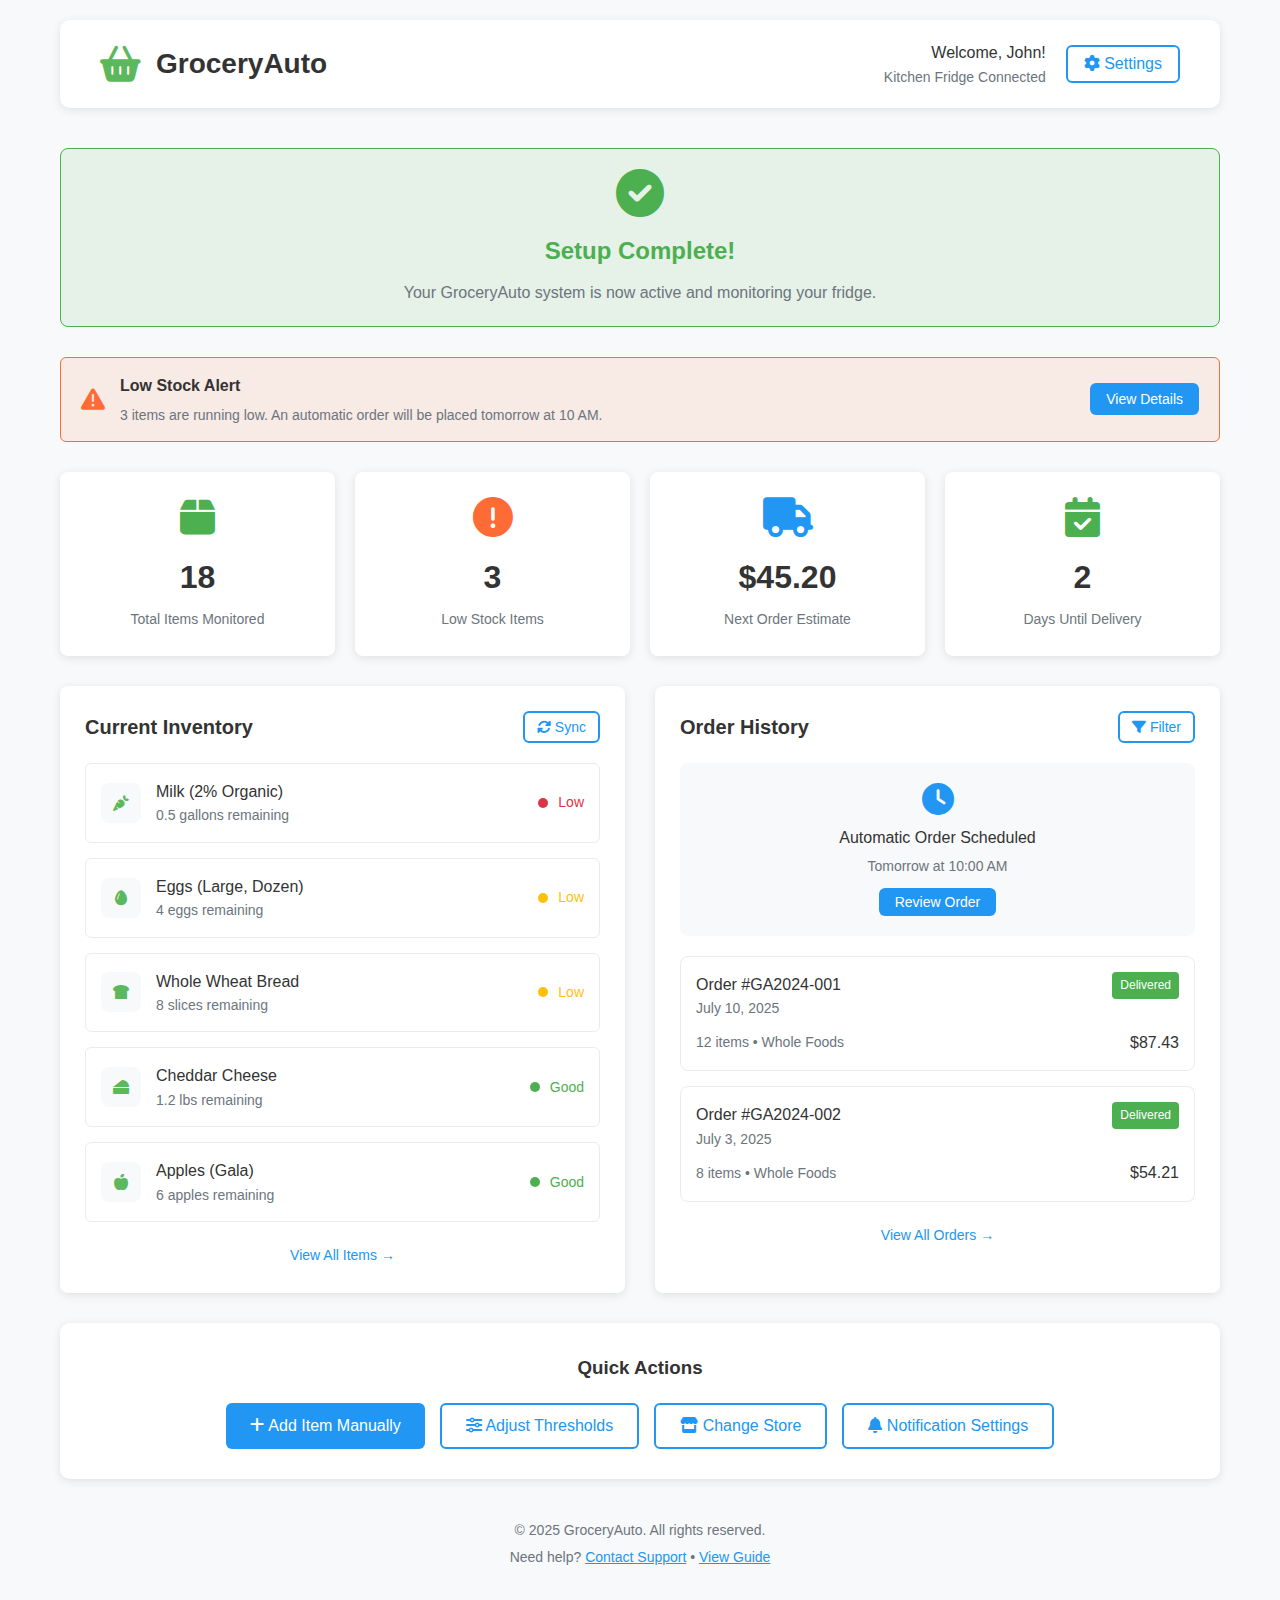
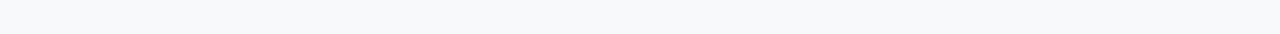
<file: mockups/registration-flow/6-dashboard.html>
<!DOCTYPE html>
<html lang="en">
<head>
    <meta charset="UTF-8">
    <meta name="viewport" content="width=device-width, initial-scale=1.0">
    <title>GroceryAuto - Dashboard</title>
    <link rel="stylesheet" href="https://cdnjs.cloudflare.com/ajax/libs/font-awesome/6.0.0-beta3/css/all.min.css">
    <link rel="stylesheet" href="styles.css">
</head>
<body>
    <div class="container">
        <!-- Header -->
        <header class="header-section" style="display: flex; justify-content: space-between; align-items: center; padding: 20px 40px;">
            <div class="logo-container" style="margin: 0;">
                <i class="fas fa-shopping-basket logo-icon" style="font-size: 36px;"></i>
                <h1 class="logo-text" style="font-size: 28px;">GroceryAuto</h1>
            </div>
            <div style="display: flex; align-items: center; gap: 20px;">
                <div style="text-align: right;">
                    <div style="font-weight: 500;">Welcome, John!</div>
                    <div style="font-size: 14px; color: var(--dark-gray);">Kitchen Fridge Connected</div>
                </div>
                <button class="btn btn-secondary" style="padding: 8px 16px;">
                    <i class="fas fa-cog"></i> Settings
                </button>
            </div>
        </header>
        
        <!-- Success Message -->
        <div style="background-color: rgba(76, 175, 80, 0.1); border: 1px solid var(--success-green); border-radius: 8px; padding: 20px; margin-bottom: 30px; text-align: center;">
            <i class="fas fa-check-circle" style="color: var(--success-green); font-size: 48px; margin-bottom: 15px;"></i>
            <h2 style="color: var(--success-green); margin-bottom: 10px;">Setup Complete!</h2>
            <p style="color: var(--dark-gray);">Your GroceryAuto system is now active and monitoring your fridge.</p>
        </div>
        
        <!-- Alert Banner -->
        <div class="alert-banner">
            <i class="fas fa-exclamation-triangle"></i>
            <div class="alert-content">
                <div class="alert-title">Low Stock Alert</div>
                <div class="alert-message">3 items are running low. An automatic order will be placed tomorrow at 10 AM.</div>
            </div>
            <button class="btn btn-primary" style="padding: 8px 16px; font-size: 14px;">View Details</button>
        </div>
        
        <!-- Stats Grid -->
        <div class="dashboard-grid">
            <div class="stat-card">
                <i class="fas fa-box stat-icon green"></i>
                <div class="stat-value">18</div>
                <div class="stat-label">Total Items Monitored</div>
            </div>
            
            <div class="stat-card">
                <i class="fas fa-exclamation-circle stat-icon orange"></i>
                <div class="stat-value">3</div>
                <div class="stat-label">Low Stock Items</div>
            </div>
            
            <div class="stat-card">
                <i class="fas fa-truck stat-icon blue"></i>
                <div class="stat-value">$45.20</div>
                <div class="stat-label">Next Order Estimate</div>
            </div>
            
            <div class="stat-card">
                <i class="fas fa-calendar-check stat-icon green"></i>
                <div class="stat-value">2</div>
                <div class="stat-label">Days Until Delivery</div>
            </div>
        </div>
        
        <!-- Two Column Layout -->
        <div style="display: grid; grid-template-columns: 1fr 1fr; gap: 30px; margin-top: 30px;">
            <!-- Current Inventory -->
            <div class="inventory-section">
                <div class="section-header">
                    <h3 class="section-title">Current Inventory</h3>
                    <button class="btn btn-secondary" style="padding: 6px 12px; font-size: 14px;">
                        <i class="fas fa-sync-alt"></i> Sync
                    </button>
                </div>
                
                <div class="inventory-list">
                    <div class="inventory-item">
                        <div class="item-info">
                            <div class="item-icon">
                                <i class="fas fa-carrot"></i>
                            </div>
                            <div>
                                <div class="item-name">Milk (2% Organic)</div>
                                <div style="font-size: 14px; color: var(--dark-gray);">0.5 gallons remaining</div>
                            </div>
                        </div>
                        <div class="item-status">
                            <span class="status-indicator critical"></span>
                            <span style="color: var(--danger-red); font-size: 14px;">Low</span>
                        </div>
                    </div>
                    
                    <div class="inventory-item">
                        <div class="item-info">
                            <div class="item-icon">
                                <i class="fas fa-egg"></i>
                            </div>
                            <div>
                                <div class="item-name">Eggs (Large, Dozen)</div>
                                <div style="font-size: 14px; color: var(--dark-gray);">4 eggs remaining</div>
                            </div>
                        </div>
                        <div class="item-status">
                            <span class="status-indicator low"></span>
                            <span style="color: var(--warning-yellow); font-size: 14px;">Low</span>
                        </div>
                    </div>
                    
                    <div class="inventory-item">
                        <div class="item-info">
                            <div class="item-icon">
                                <i class="fas fa-bread-slice"></i>
                            </div>
                            <div>
                                <div class="item-name">Whole Wheat Bread</div>
                                <div style="font-size: 14px; color: var(--dark-gray);">8 slices remaining</div>
                            </div>
                        </div>
                        <div class="item-status">
                            <span class="status-indicator low"></span>
                            <span style="color: var(--warning-yellow); font-size: 14px;">Low</span>
                        </div>
                    </div>
                    
                    <div class="inventory-item">
                        <div class="item-info">
                            <div class="item-icon">
                                <i class="fas fa-cheese"></i>
                            </div>
                            <div>
                                <div class="item-name">Cheddar Cheese</div>
                                <div style="font-size: 14px; color: var(--dark-gray);">1.2 lbs remaining</div>
                            </div>
                        </div>
                        <div class="item-status">
                            <span class="status-indicator good"></span>
                            <span style="color: var(--success-green); font-size: 14px;">Good</span>
                        </div>
                    </div>
                    
                    <div class="inventory-item">
                        <div class="item-info">
                            <div class="item-icon">
                                <i class="fas fa-apple-alt"></i>
                            </div>
                            <div>
                                <div class="item-name">Apples (Gala)</div>
                                <div style="font-size: 14px; color: var(--dark-gray);">6 apples remaining</div>
                            </div>
                        </div>
                        <div class="item-status">
                            <span class="status-indicator good"></span>
                            <span style="color: var(--success-green); font-size: 14px;">Good</span>
                        </div>
                    </div>
                </div>
                
                <div style="text-align: center; margin-top: 20px;">
                    <a href="#" style="color: var(--primary-blue); text-decoration: none; font-size: 14px;">View All Items →</a>
                </div>
            </div>
            
            <!-- Recent Orders -->
            <div class="inventory-section">
                <div class="section-header">
                    <h3 class="section-title">Order History</h3>
                    <button class="btn btn-secondary" style="padding: 6px 12px; font-size: 14px;">
                        <i class="fas fa-filter"></i> Filter
                    </button>
                </div>
                
                <div style="background-color: var(--light-gray); border-radius: 8px; padding: 20px; text-align: center; margin-bottom: 20px;">
                    <i class="fas fa-clock" style="font-size: 32px; color: var(--primary-blue); margin-bottom: 10px;"></i>
                    <div style="font-weight: 500; margin-bottom: 5px;">Automatic Order Scheduled</div>
                    <div style="font-size: 14px; color: var(--dark-gray);">Tomorrow at 10:00 AM</div>
                    <div style="margin-top: 10px;">
                        <button class="btn btn-primary" style="padding: 6px 16px; font-size: 14px;">Review Order</button>
                    </div>
                </div>
                
                <div style="display: flex; flex-direction: column; gap: 15px;">
                    <div style="border: 1px solid var(--medium-gray); border-radius: 8px; padding: 15px;">
                        <div style="display: flex; justify-content: space-between; align-items: start; margin-bottom: 10px;">
                            <div>
                                <div style="font-weight: 500;">Order #GA2024-001</div>
                                <div style="font-size: 14px; color: var(--dark-gray);">July 10, 2025</div>
                            </div>
                            <span style="background-color: var(--success-green); color: white; padding: 4px 8px; border-radius: 4px; font-size: 12px;">Delivered</span>
                        </div>
                        <div style="display: flex; justify-content: space-between; align-items: center;">
                            <div style="font-size: 14px; color: var(--dark-gray);">12 items • Whole Foods</div>
                            <div style="font-weight: 500;">$87.43</div>
                        </div>
                    </div>
                    
                    <div style="border: 1px solid var(--medium-gray); border-radius: 8px; padding: 15px;">
                        <div style="display: flex; justify-content: space-between; align-items: start; margin-bottom: 10px;">
                            <div>
                                <div style="font-weight: 500;">Order #GA2024-002</div>
                                <div style="font-size: 14px; color: var(--dark-gray);">July 3, 2025</div>
                            </div>
                            <span style="background-color: var(--success-green); color: white; padding: 4px 8px; border-radius: 4px; font-size: 12px;">Delivered</span>
                        </div>
                        <div style="display: flex; justify-content: space-between; align-items: center;">
                            <div style="font-size: 14px; color: var(--dark-gray);">8 items • Whole Foods</div>
                            <div style="font-weight: 500;">$54.21</div>
                        </div>
                    </div>
                </div>
                
                <div style="text-align: center; margin-top: 20px;">
                    <a href="#" style="color: var(--primary-blue); text-decoration: none; font-size: 14px;">View All Orders →</a>
                </div>
            </div>
        </div>
        
        <!-- Quick Actions -->
        <div style="background-color: var(--white); border-radius: 10px; padding: 30px; margin-top: 30px; box-shadow: 0 2px 10px var(--shadow); text-align: center;">
            <h3 style="margin-bottom: 20px;">Quick Actions</h3>
            <div style="display: flex; justify-content: center; gap: 15px; flex-wrap: wrap;">
                <button class="btn btn-primary">
                    <i class="fas fa-plus"></i> Add Item Manually
                </button>
                <button class="btn btn-secondary">
                    <i class="fas fa-sliders-h"></i> Adjust Thresholds
                </button>
                <button class="btn btn-secondary">
                    <i class="fas fa-store"></i> Change Store
                </button>
                <button class="btn btn-secondary">
                    <i class="fas fa-bell"></i> Notification Settings
                </button>
            </div>
        </div>
        
        <footer>
            <p>&copy; 2025 GroceryAuto. All rights reserved.</p>
            <p>Need help? <a href="#" style="color: var(--primary-blue);">Contact Support</a> • <a href="#" style="color: var(--primary-blue);">View Guide</a></p>
        </footer>
    </div>
</body>
</html>
</file>
<file: mockups/registration-flow/styles.css>
/* Color Palette */
:root {
    --primary-green: #5CB85C;
    --primary-blue: #2196F3;
    --secondary-blue: #1976D2;
    --accent-orange: #FF6B35;
    --success-green: #4CAF50;
    --warning-yellow: #FFC107;
    --danger-red: #DC3545;
    --light-gray: #f8f9fa;
    --medium-gray: #e9ecef;
    --dark-gray: #6c757d;
    --text-color: #333333;
    --white: #ffffff;
    --shadow: rgba(0, 0, 0, 0.1);
}

/* Global Styles */
* {
    box-sizing: border-box;
    margin: 0;
    padding: 0;
}

body {
    font-family: -apple-system, BlinkMacSystemFont, 'Segoe UI', Roboto, Oxygen, Ubuntu, Cantarell, sans-serif;
    background-color: var(--light-gray);
    color: var(--text-color);
    line-height: 1.6;
    font-size: 16px;
}

.container {
    max-width: 1200px;
    margin: 0 auto;
    padding: 20px;
}

/* Header Styles */
.header-section {
    text-align: center;
    margin-bottom: 40px;
    padding: 40px 20px;
    background-color: var(--white);
    border-radius: 10px;
    box-shadow: 0 2px 10px var(--shadow);
}

.logo-container {
    display: flex;
    align-items: center;
    justify-content: center;
    margin-bottom: 20px;
}

.logo-icon {
    font-size: 48px;
    color: var(--primary-green);
    margin-right: 15px;
}

.logo-text {
    font-size: 36px;
    font-weight: 700;
    color: var(--text-color);
}

.subtitle {
    font-size: 24px;
    color: var(--dark-gray);
    margin-bottom: 10px;
    font-weight: 400;
}

.tagline {
    font-size: 16px;
    color: var(--dark-gray);
    font-style: italic;
}

/* Description Box */
.description-box {
    background-color: var(--white);
    border-radius: 10px;
    padding: 30px;
    margin-bottom: 40px;
    box-shadow: 0 2px 10px var(--shadow);
}

.description-box h3 {
    color: var(--primary-blue);
    margin-bottom: 15px;
    font-size: 22px;
}

.description-box p {
    color: var(--text-color);
    margin-bottom: 20px;
    line-height: 1.8;
}

.feature-list {
    display: grid;
    grid-template-columns: repeat(auto-fit, minmax(250px, 1fr));
    gap: 15px;
    margin-top: 20px;
}

.feature-item {
    display: flex;
    align-items: center;
    gap: 10px;
}

.feature-item i {
    color: var(--success-green);
    font-size: 18px;
}

/* Mockup Grid */
.mockup-grid {
    display: grid;
    grid-template-columns: repeat(auto-fill, minmax(350px, 1fr));
    gap: 25px;
    margin-bottom: 40px;
}

.mockup-card {
    background-color: var(--white);
    border-radius: 10px;
    overflow: hidden;
    box-shadow: 0 2px 10px var(--shadow);
    transition: transform 0.3s ease, box-shadow 0.3s ease;
}

.mockup-card:hover {
    transform: translateY(-5px);
    box-shadow: 0 5px 20px rgba(0, 0, 0, 0.15);
}

.mockup-thumbnail {
    height: 180px;
    background: linear-gradient(135deg, var(--primary-green), var(--primary-blue));
    display: flex;
    align-items: center;
    justify-content: center;
    color: var(--white);
    font-size: 64px;
}

.mockup-info {
    padding: 25px;
}

.mockup-title {
    font-size: 20px;
    font-weight: 600;
    margin-bottom: 10px;
    color: var(--text-color);
}

.mockup-description {
    font-size: 15px;
    color: var(--dark-gray);
    margin-bottom: 20px;
    line-height: 1.6;
}

.mockup-link {
    display: inline-block;
    padding: 10px 20px;
    background-color: var(--primary-blue);
    color: var(--white);
    text-decoration: none;
    border-radius: 5px;
    font-weight: 500;
    transition: background-color 0.3s ease;
}

.mockup-link:hover {
    background-color: var(--secondary-blue);
}

/* Main Content Card */
.main-card {
    background-color: var(--white);
    border-radius: 10px;
    box-shadow: 0 2px 10px var(--shadow);
    overflow: hidden;
    max-width: 600px;
    margin: 40px auto;
}

.card-header {
    background: linear-gradient(135deg, var(--primary-green), var(--primary-blue));
    color: var(--white);
    padding: 30px;
    text-align: center;
}

.card-body {
    padding: 40px;
}

/* Progress Bar */
.progress-container {
    padding: 20px 40px;
    background-color: var(--light-gray);
    border-bottom: 1px solid var(--medium-gray);
}

.progress-bar {
    height: 8px;
    background-color: var(--medium-gray);
    border-radius: 4px;
    overflow: hidden;
    margin-bottom: 15px;
}

.progress-fill {
    height: 100%;
    background-color: var(--primary-green);
    transition: width 0.5s ease;
}

.progress-steps {
    display: flex;
    justify-content: space-between;
    font-size: 14px;
}

.progress-step {
    color: var(--dark-gray);
    display: flex;
    flex-direction: column;
    align-items: center;
}

.progress-step.active {
    color: var(--primary-green);
    font-weight: 600;
}

.progress-step.completed {
    color: var(--success-green);
}

/* Form Styles */
.form-group {
    margin-bottom: 25px;
}

.form-label {
    display: block;
    margin-bottom: 8px;
    font-weight: 500;
    color: var(--text-color);
}

.form-label .required {
    color: var(--danger-red);
}

.form-input {
    width: 100%;
    padding: 12px 16px;
    border: 2px solid var(--medium-gray);
    border-radius: 6px;
    font-size: 16px;
    transition: border-color 0.3s ease, box-shadow 0.3s ease;
}

.form-input:focus {
    outline: none;
    border-color: var(--primary-blue);
    box-shadow: 0 0 0 3px rgba(33, 150, 243, 0.1);
}

.form-input.error {
    border-color: var(--danger-red);
}

.form-helper {
    font-size: 14px;
    color: var(--dark-gray);
    margin-top: 5px;
}

.form-error {
    font-size: 14px;
    color: var(--danger-red);
    margin-top: 5px;
}

.input-group {
    display: flex;
    gap: 15px;
}

.input-group .form-group {
    flex: 1;
}

/* Buttons */
.btn {
    padding: 12px 24px;
    border-radius: 6px;
    font-size: 16px;
    font-weight: 500;
    cursor: pointer;
    transition: all 0.3s ease;
    border: none;
    display: inline-block;
    text-align: center;
    text-decoration: none;
}

.btn-primary {
    background-color: var(--primary-blue);
    color: var(--white);
}

.btn-primary:hover {
    background-color: var(--secondary-blue);
    transform: translateY(-1px);
    box-shadow: 0 4px 12px rgba(33, 150, 243, 0.3);
}

.btn-secondary {
    background-color: var(--white);
    color: var(--primary-blue);
    border: 2px solid var(--primary-blue);
}

.btn-secondary:hover {
    background-color: var(--primary-blue);
    color: var(--white);
}

.btn-success {
    background-color: var(--success-green);
    color: var(--white);
}

.btn-success:hover {
    background-color: #45a049;
    transform: translateY(-1px);
    box-shadow: 0 4px 12px rgba(76, 175, 80, 0.3);
}

.btn-group {
    display: flex;
    gap: 15px;
    margin-top: 30px;
}

.btn-group-right {
    justify-content: flex-end;
}

.btn-group-center {
    justify-content: center;
}

.btn-group-space {
    justify-content: space-between;
}

/* Device Setup Styles */
.device-icon {
    font-size: 80px;
    color: var(--primary-blue);
    margin-bottom: 20px;
}

.device-input-wrapper {
    position: relative;
}

.device-input {
    font-family: 'Courier New', monospace;
    font-size: 20px;
    letter-spacing: 2px;
    text-transform: uppercase;
    text-align: center;
}

.scan-icon {
    position: absolute;
    right: 15px;
    top: 50%;
    transform: translateY(-50%);
    color: var(--primary-blue);
    font-size: 20px;
    cursor: pointer;
}

/* Store Selection Styles */
.map-container {
    height: 400px;
    background-color: var(--medium-gray);
    border-radius: 8px;
    margin-bottom: 30px;
    position: relative;
    overflow: hidden;
}

.map-placeholder {
    position: absolute;
    top: 50%;
    left: 50%;
    transform: translate(-50%, -50%);
    text-align: center;
    color: var(--dark-gray);
}

.store-list {
    display: flex;
    flex-direction: column;
    gap: 15px;
}

.store-card {
    border: 2px solid var(--medium-gray);
    border-radius: 8px;
    padding: 20px;
    cursor: pointer;
    transition: all 0.3s ease;
}

.store-card:hover {
    border-color: var(--primary-blue);
    background-color: rgba(33, 150, 243, 0.05);
}

.store-card.selected {
    border-color: var(--primary-green);
    background-color: rgba(92, 184, 92, 0.05);
}

.store-header {
    display: flex;
    justify-content: space-between;
    align-items: center;
    margin-bottom: 10px;
}

.store-name {
    font-size: 18px;
    font-weight: 600;
    color: var(--text-color);
}

.store-distance {
    color: var(--primary-blue);
    font-weight: 500;
}

.store-address {
    color: var(--dark-gray);
    font-size: 14px;
    margin-bottom: 5px;
}

.store-hours {
    color: var(--success-green);
    font-size: 14px;
}

/* Payment Setup Styles */
.payment-icon {
    font-size: 60px;
    color: var(--primary-blue);
    margin-bottom: 20px;
}

.payment-methods {
    display: grid;
    grid-template-columns: repeat(auto-fit, minmax(150px, 1fr));
    gap: 15px;
    margin-bottom: 30px;
}

.payment-method {
    border: 2px solid var(--medium-gray);
    border-radius: 8px;
    padding: 20px;
    text-align: center;
    cursor: pointer;
    transition: all 0.3s ease;
}

.payment-method:hover {
    border-color: var(--primary-blue);
    transform: translateY(-2px);
}

.payment-method.selected {
    border-color: var(--primary-blue);
    background-color: rgba(33, 150, 243, 0.05);
}

.payment-method i {
    font-size: 40px;
    color: var(--primary-blue);
    margin-bottom: 10px;
}

.mock-notice {
    background-color: rgba(255, 193, 7, 0.1);
    border: 1px solid var(--warning-yellow);
    border-radius: 6px;
    padding: 15px;
    margin-bottom: 20px;
    color: #856404;
    display: flex;
    align-items: center;
    gap: 10px;
}

.mock-notice i {
    color: var(--warning-yellow);
    font-size: 20px;
}

/* Dashboard Styles */
.dashboard-grid {
    display: grid;
    grid-template-columns: repeat(auto-fit, minmax(250px, 1fr));
    gap: 20px;
    margin-bottom: 30px;
}

.stat-card {
    background-color: var(--white);
    border-radius: 8px;
    padding: 25px;
    box-shadow: 0 2px 10px var(--shadow);
    text-align: center;
}

.stat-icon {
    font-size: 40px;
    margin-bottom: 15px;
}

.stat-icon.green {
    color: var(--success-green);
}

.stat-icon.orange {
    color: var(--accent-orange);
}

.stat-icon.blue {
    color: var(--primary-blue);
}

.stat-value {
    font-size: 32px;
    font-weight: 700;
    color: var(--text-color);
    margin-bottom: 5px;
}

.stat-label {
    color: var(--dark-gray);
    font-size: 14px;
}

.inventory-section {
    background-color: var(--white);
    border-radius: 8px;
    padding: 25px;
    box-shadow: 0 2px 10px var(--shadow);
}

.section-header {
    display: flex;
    justify-content: space-between;
    align-items: center;
    margin-bottom: 20px;
}

.section-title {
    font-size: 20px;
    font-weight: 600;
    color: var(--text-color);
}

.inventory-list {
    display: flex;
    flex-direction: column;
    gap: 15px;
}

.inventory-item {
    display: flex;
    justify-content: space-between;
    align-items: center;
    padding: 15px;
    border: 1px solid var(--medium-gray);
    border-radius: 6px;
}

.item-info {
    display: flex;
    align-items: center;
    gap: 15px;
}

.item-icon {
    width: 40px;
    height: 40px;
    background-color: var(--light-gray);
    border-radius: 8px;
    display: flex;
    align-items: center;
    justify-content: center;
    color: var(--primary-green);
}

.item-name {
    font-weight: 500;
}

.item-status {
    display: flex;
    align-items: center;
    gap: 10px;
}

.status-indicator {
    width: 10px;
    height: 10px;
    border-radius: 50%;
}

.status-indicator.good {
    background-color: var(--success-green);
}

.status-indicator.low {
    background-color: var(--warning-yellow);
}

.status-indicator.critical {
    background-color: var(--danger-red);
}

/* Alert Banner */
.alert-banner {
    background-color: rgba(255, 107, 53, 0.1);
    border: 1px solid var(--accent-orange);
    border-radius: 6px;
    padding: 15px 20px;
    margin-bottom: 30px;
    display: flex;
    align-items: center;
    gap: 15px;
}

.alert-banner i {
    color: var(--accent-orange);
    font-size: 24px;
}

.alert-content {
    flex: 1;
}

.alert-title {
    font-weight: 600;
    color: var(--text-color);
    margin-bottom: 5px;
}

.alert-message {
    color: var(--dark-gray);
    font-size: 14px;
}

/* Hero Section */
.hero-section {
    background: linear-gradient(135deg, var(--primary-green), var(--primary-blue));
    color: var(--white);
    padding: 80px 20px;
    text-align: center;
    margin-bottom: 40px;
    border-radius: 10px;
}

.hero-title {
    font-size: 48px;
    font-weight: 700;
    margin-bottom: 20px;
}

.hero-subtitle {
    font-size: 24px;
    margin-bottom: 40px;
    opacity: 0.9;
}

.hero-cta {
    display: inline-block;
    padding: 16px 32px;
    background-color: var(--white);
    color: var(--primary-blue);
    text-decoration: none;
    border-radius: 50px;
    font-size: 18px;
    font-weight: 600;
    transition: all 0.3s ease;
}

.hero-cta:hover {
    transform: translateY(-2px);
    box-shadow: 0 10px 30px rgba(0, 0, 0, 0.2);
}

/* Features Grid */
.features-grid {
    display: grid;
    grid-template-columns: repeat(auto-fit, minmax(300px, 1fr));
    gap: 30px;
    margin-bottom: 60px;
}

.feature-card {
    text-align: center;
    padding: 40px 20px;
    background-color: var(--white);
    border-radius: 10px;
    box-shadow: 0 2px 10px var(--shadow);
    transition: transform 0.3s ease;
}

.feature-card:hover {
    transform: translateY(-5px);
}

.feature-icon {
    font-size: 60px;
    color: var(--primary-green);
    margin-bottom: 20px;
}

.feature-title {
    font-size: 22px;
    font-weight: 600;
    margin-bottom: 15px;
    color: var(--text-color);
}

.feature-description {
    color: var(--dark-gray);
    line-height: 1.6;
}

/* Footer */
footer {
    text-align: center;
    padding: 40px 20px;
    color: var(--dark-gray);
    font-size: 14px;
}

footer p {
    margin-bottom: 5px;
}

/* Responsive Design */
@media (max-width: 768px) {
    .container {
        padding: 15px;
    }
    
    .logo-icon {
        font-size: 36px;
    }
    
    .logo-text {
        font-size: 28px;
    }
    
    .hero-title {
        font-size: 36px;
    }
    
    .hero-subtitle {
        font-size: 20px;
    }
    
    .mockup-grid {
        grid-template-columns: 1fr;
    }
    
    .btn-group {
        flex-direction: column;
    }
    
    .btn {
        width: 100%;
    }
    
    .dashboard-grid {
        grid-template-columns: 1fr;
    }
    
    .map-container {
        height: 300px;
    }
}
</file>
